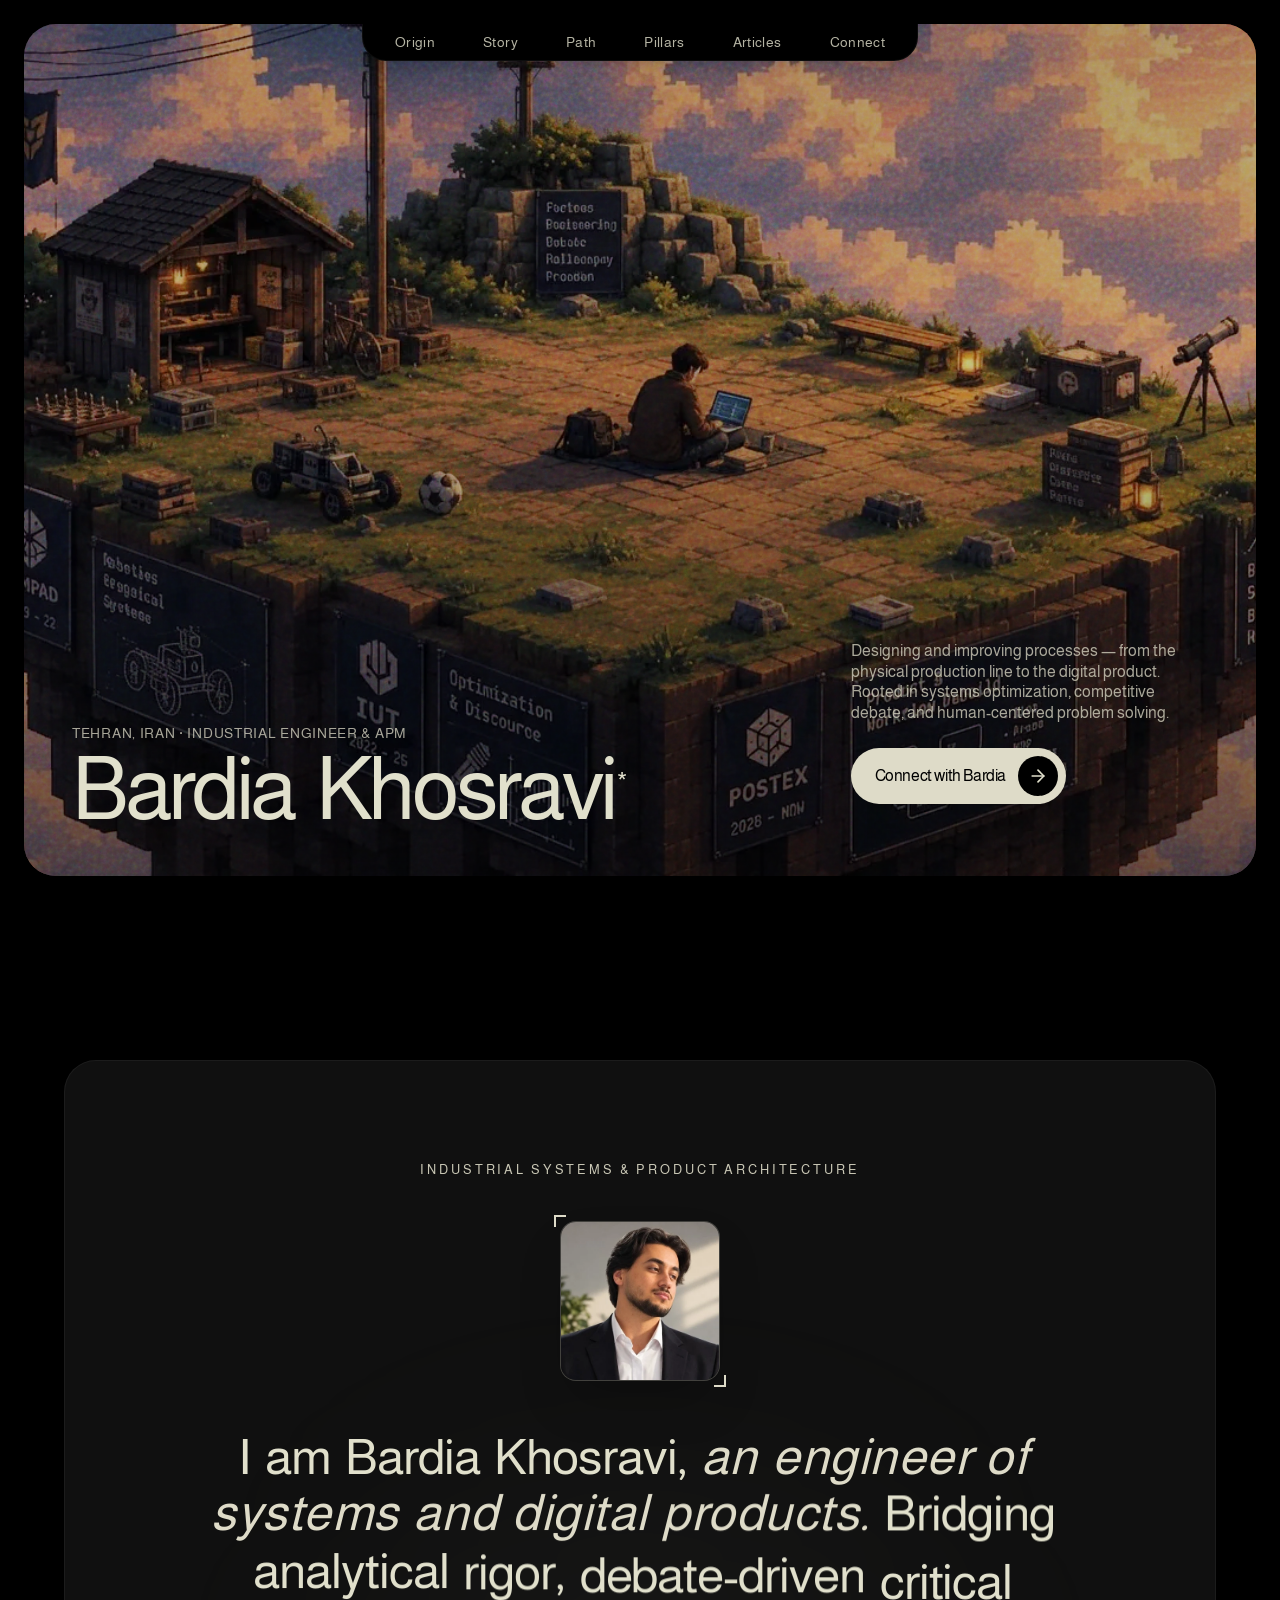
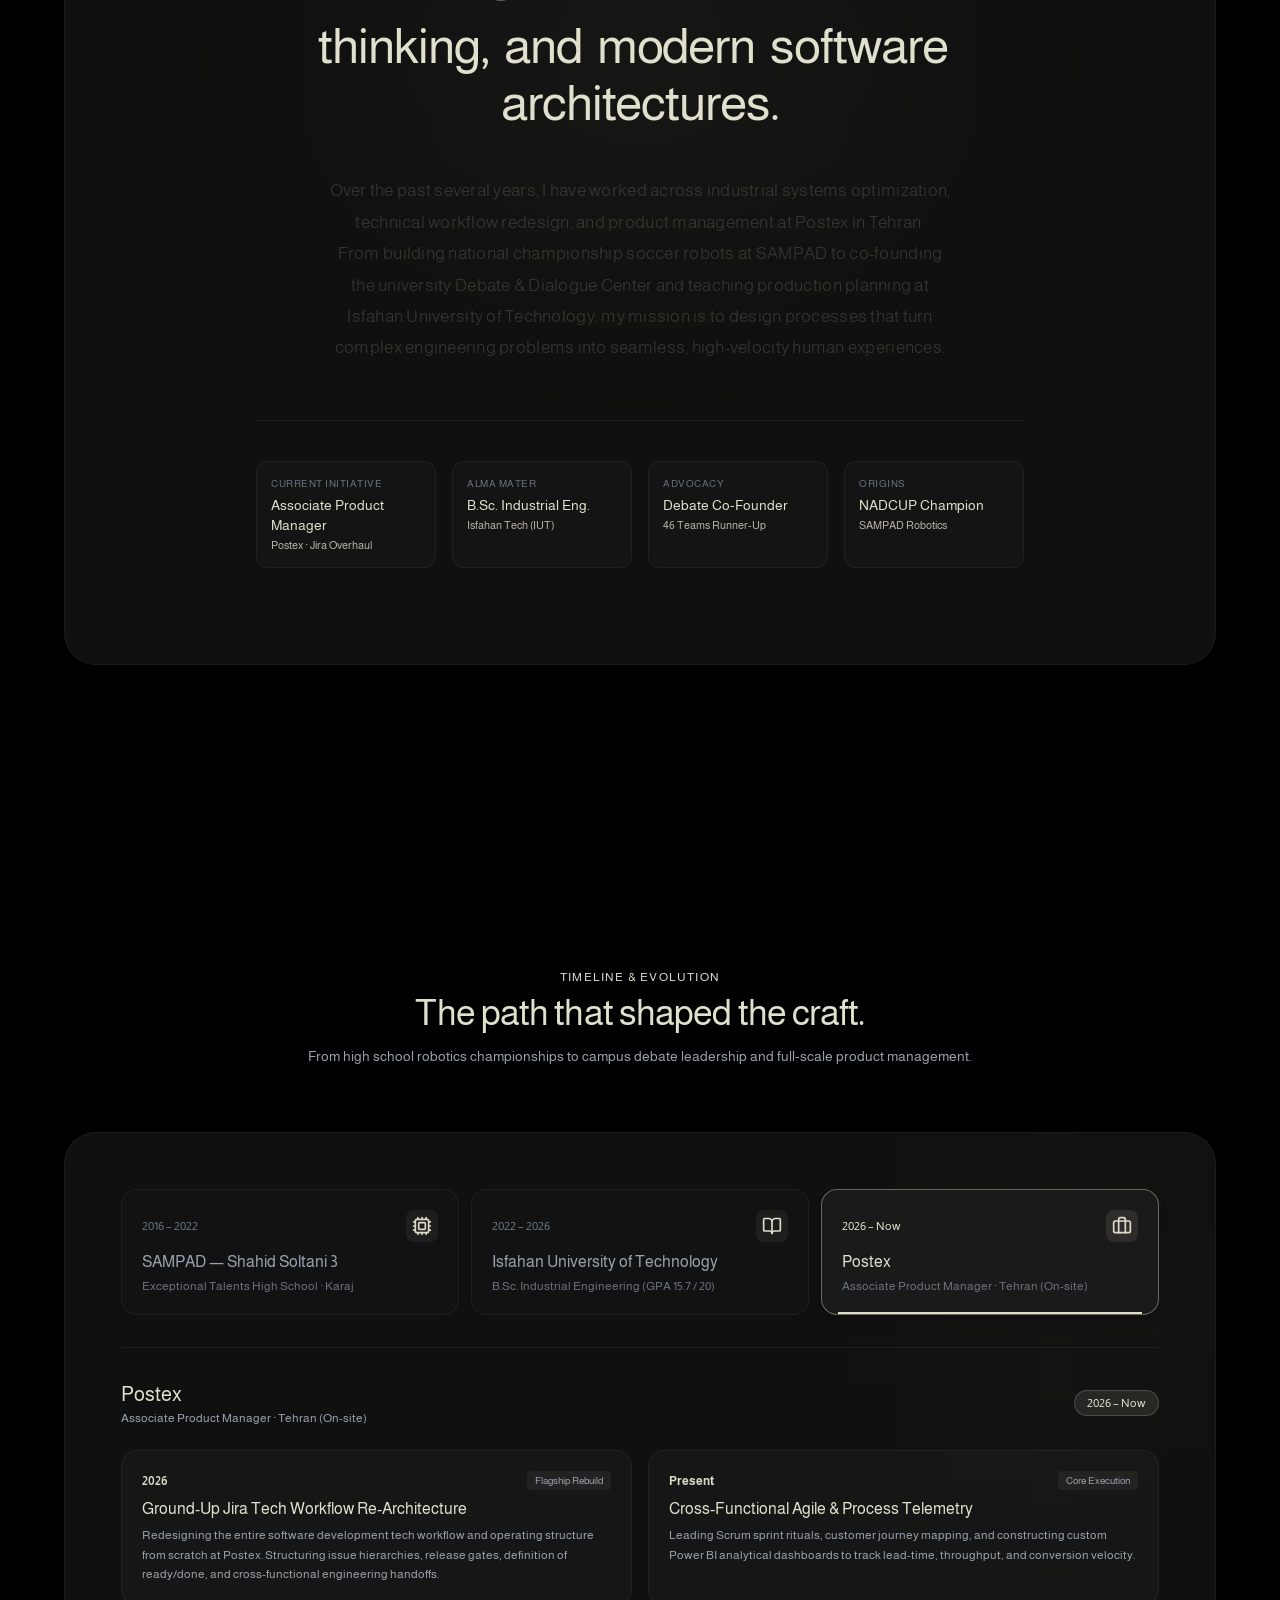
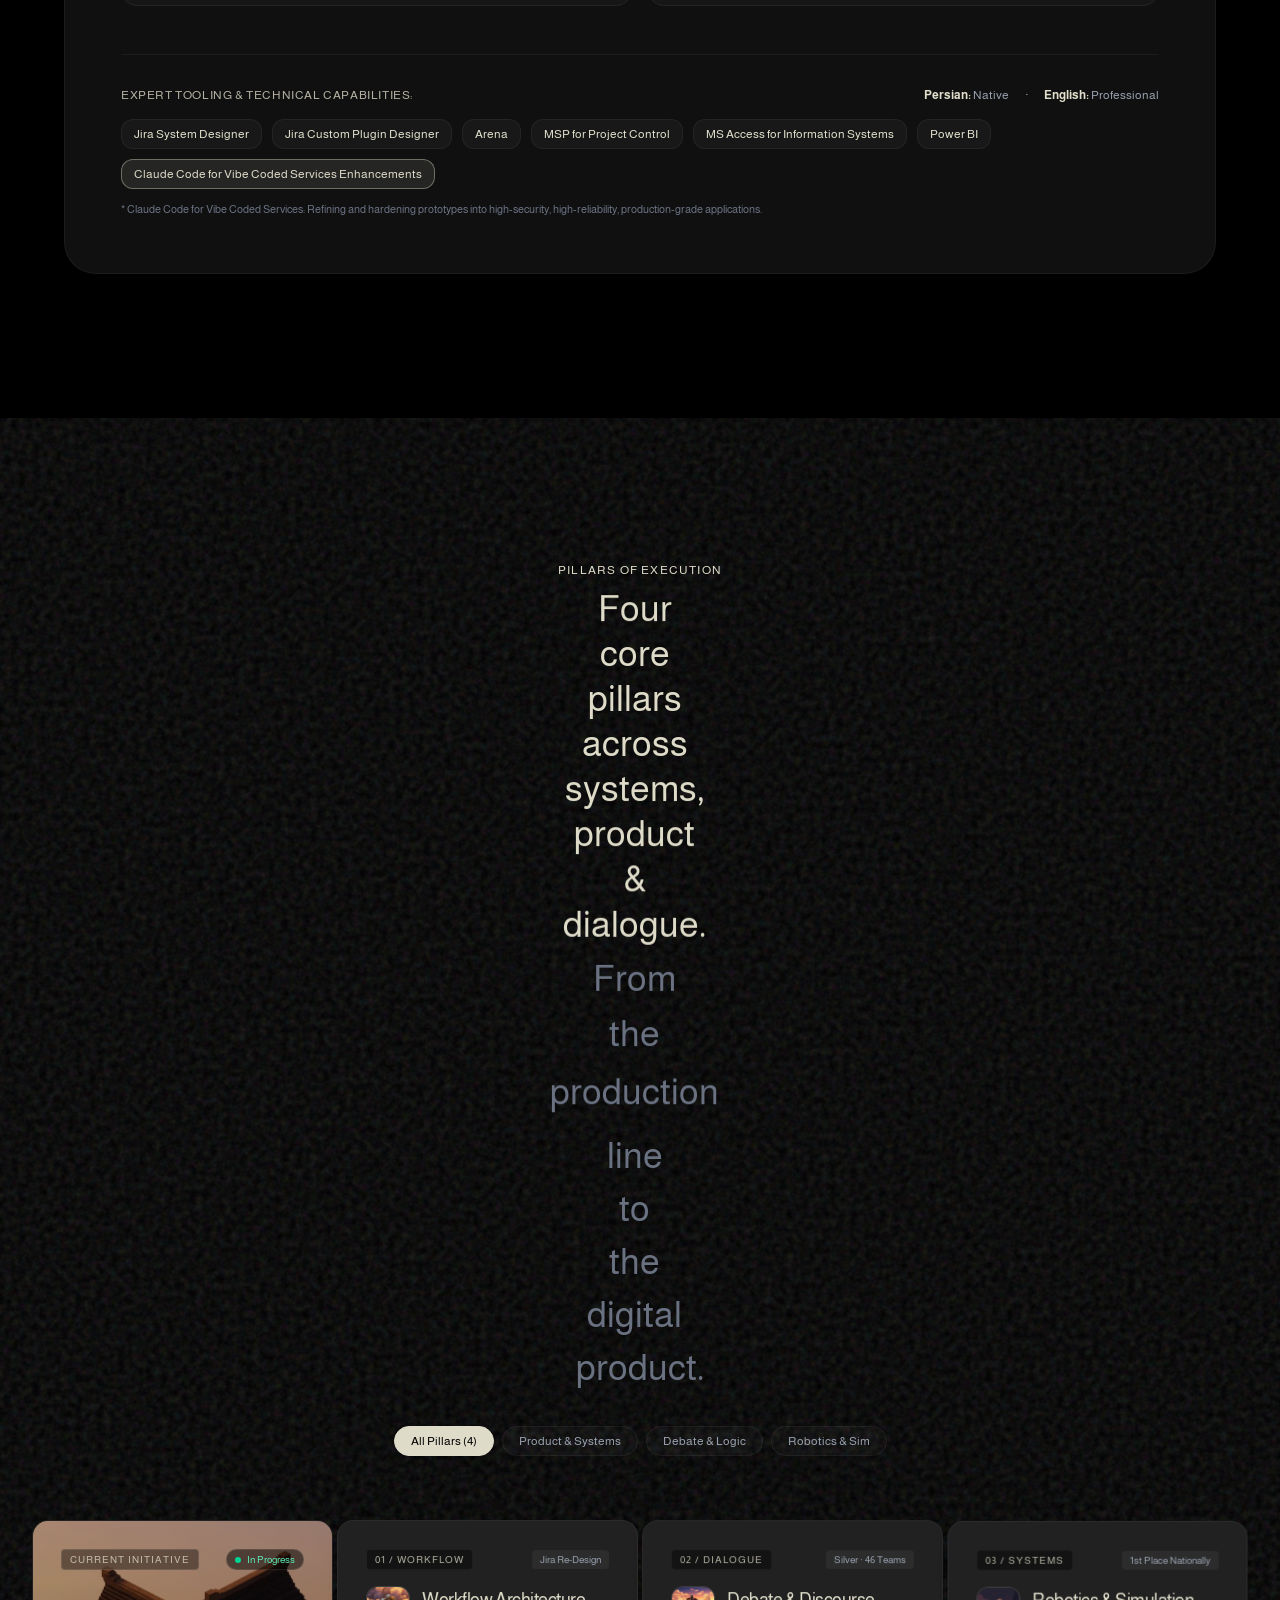
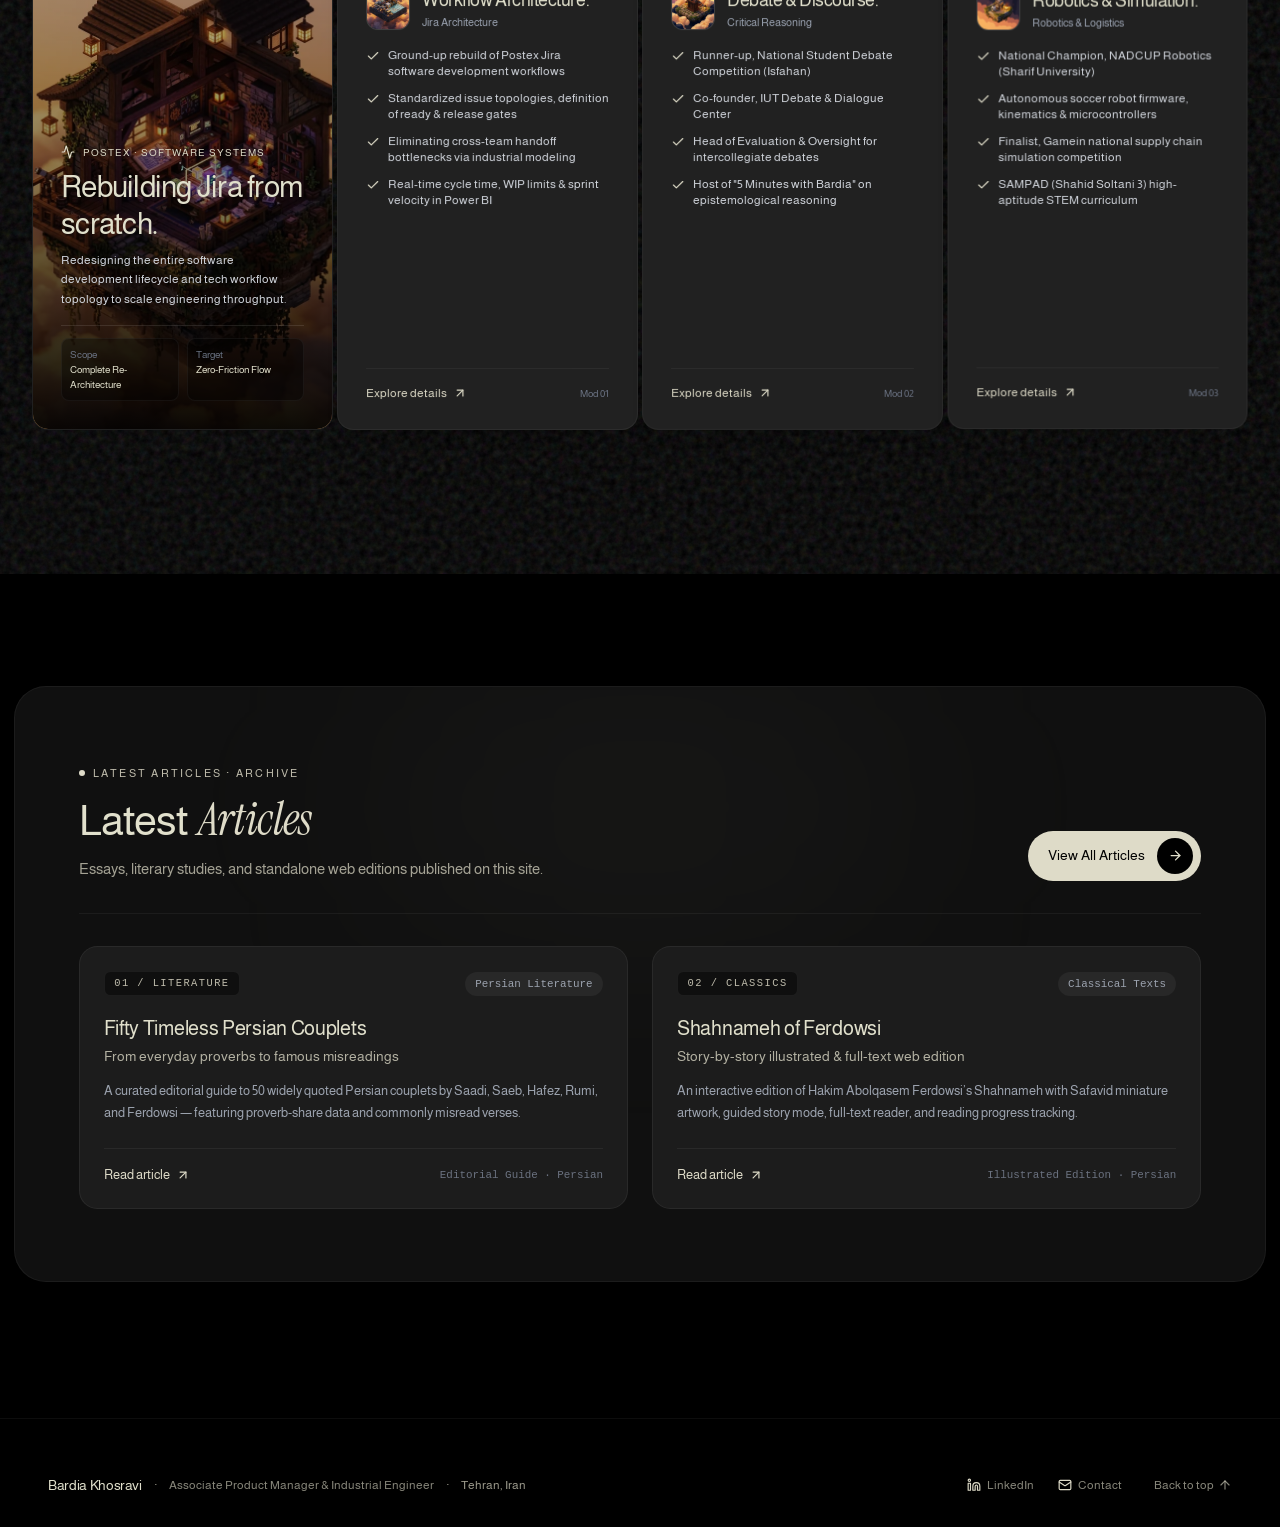
<file: index.html>
<!doctype html>
<html lang="en">
  <head>
    <meta charset="UTF-8" />
    <meta name="viewport" content="width=device-width, initial-scale=1.0, viewport-fit=cover" />
    <title>Bardia Khosravi — Associate Product Manager &amp; Industrial Engineer</title>
    <meta name="description" content="Bardia Khosravi is an Associate Product Manager and Industrial Engineer in Tehran, designing and improving processes from the production line to digital products." />
    <link rel="canonical" href="https://bardiakhosravi.ir/" />

    <!-- Open Graph -->
    <meta property="og:type" content="profile" />
    <meta property="og:site_name" content="Bardia Khosravi" />
    <meta property="og:url" content="https://bardiakhosravi.ir/" />
    <meta property="og:title" content="Bardia Khosravi — Associate Product Manager &amp; Industrial Engineer" />
    <meta property="og:description" content="Bardia Khosravi is an Associate Product Manager and Industrial Engineer in Tehran, designing and improving processes from the production line to digital products." />
    <meta property="og:image" content="https://bardiakhosravi.ir/og-image.jpg" />
    <meta property="og:image:alt" content="Bardia Khosravi — Associate Product Manager &amp; Industrial Engineer" />

    <!-- Twitter -->
    <meta name="twitter:card" content="summary_large_image" />
    <meta name="twitter:title" content="Bardia Khosravi — Associate Product Manager &amp; Industrial Engineer" />
    <meta name="twitter:description" content="Bardia Khosravi is an Associate Product Manager and Industrial Engineer in Tehran, designing and improving processes from the production line to digital products." />
    <meta name="twitter:image" content="https://bardiakhosravi.ir/og-image.jpg" />

    <!-- Favicons & Web Manifest -->
    <link rel="icon" href="/favicon.ico" sizes="any" />
    <link rel="icon" href="/favicon.svg" type="image/svg+xml" />
    <link rel="icon" type="image/png" sizes="16x16" href="/icons/favicon-16x16.png" />
    <link rel="icon" type="image/png" sizes="32x32" href="/icons/favicon-32x32.png" />
    <link rel="icon" type="image/png" sizes="48x48" href="/icons/favicon-48x48.png" />
    <link rel="apple-touch-icon" sizes="180x180" href="/icons/apple-touch-icon.png" />
    <link rel="manifest" href="/site.webmanifest" />
    <meta name="theme-color" content="#000000" />

    <!-- Preload hero poster so first paint never waits for hero-background.mp4 -->
    <link rel="preload" as="image" href="/hero-poster.webp" fetchpriority="high" />

    <!-- Self-hosted fonts (Almarai 300/400/700/800 + Instrument Serif 400 italic, font-display: swap) -->
    <link rel="stylesheet" href="/fonts/fonts-home.css?v=1" />

    <script type="module" crossorigin src="/assets/index-v7Kq2mXa.js"></script>
    <link rel="stylesheet" crossorigin href="/assets/index-v7Zr9pLd.css" />
    <style>
      img[src="/photo.webp"] { filter: none !important; }

      /* Paint hero poster immediately before video frames decode */
      #hero video {
        background: #000000 url('/hero-poster.webp') center / cover no-repeat;
      }

      /* Suppress non-functional contact form in compiled bundle while keeping direct Email & LinkedIn intact */
      .bg-\[\#121212\] form {
        display: none !important;
      }
      .bk-connect-note {
        margin-top: 0.25rem;
        padding-top: 1rem;
        border-top: 1px solid rgba(255, 255, 255, 0.06);
        font-size: 0.78rem;
        color: #9ca3af;
        line-height: 1.6;
      }

      /* Latest Articles section matching the dark ivory visual system */
      #articles {
        background-color: #000000;
        position: relative;
        padding: 5rem 1rem 7rem;
        overflow: hidden;
      }
      @media (min-width: 768px) {
        #articles {
          padding: 7rem 1.5rem 8.5rem;
        }
      }
      .bk-articles-shell {
        max-width: 80rem;
        margin: 0 auto;
        background-color: #101010;
        border: 1px solid rgba(255, 255, 255, 0.05);
        border-radius: 1.5rem;
        padding: 2rem 1.25rem;
        position: relative;
        overflow: hidden;
      }
      @media (min-width: 640px) {
        .bk-articles-shell {
          padding: 3rem 2.25rem;
        }
      }
      @media (min-width: 768px) {
        .bk-articles-shell {
          border-radius: 2rem;
          padding: 4rem 3.5rem;
        }
      }
      .bk-articles-glow {
        position: absolute;
        top: 0;
        left: 50%;
        transform: translateX(-50%);
        width: 540px;
        height: 240px;
        background: rgba(222, 219, 200, 0.04);
        filter: blur(120px);
        border-radius: 9999px;
        pointer-events: none;
      }
      .bk-articles-header {
        position: relative;
        z-index: 1;
        display: flex;
        flex-direction: column;
        gap: 1.5rem;
        align-items: flex-start;
        justify-content: space-between;
        padding-bottom: 2rem;
        border-bottom: 1px solid rgba(255, 255, 255, 0.05);
        margin-bottom: 2rem;
      }
      @media (min-width: 768px) {
        .bk-articles-header {
          flex-direction: row;
          align-items: flex-end;
        }
      }
      .bk-articles-kicker {
        display: inline-flex;
        align-items: center;
        gap: 0.5rem;
        font-family: ui-monospace, SFMono-Regular, Menlo, Monaco, Consolas, monospace;
        font-size: 0.7rem;
        letter-spacing: 0.2em;
        text-transform: uppercase;
        color: rgba(222, 219, 200, 0.85);
        margin-bottom: 0.75rem;
      }
      .bk-articles-dot {
        width: 6px;
        height: 6px;
        border-radius: 9999px;
        background-color: #dedbc8;
      }
      .bk-articles-title {
        color: #e1e0cc;
        font-size: clamp(1.65rem, 5.2vw, 2.65rem);
        line-height: 1.15;
        font-weight: 400;
        letter-spacing: -0.02em;
        margin: 0;
      }
      .bk-articles-title-serif {
        font-family: 'Instrument Serif', serif;
        font-style: italic;
        color: #dedbc8;
        font-weight: 400;
        margin-left: 0.2rem;
        font-size: 1.08em;
      }
      .bk-articles-sub {
        color: rgba(222, 219, 200, 0.72);
        font-size: 0.92rem;
        line-height: 1.65;
        margin: 0.65rem 0 0;
        max-width: 34rem;
      }
      .bk-archive-btn {
        display: inline-flex;
        align-items: center;
        gap: 0.75rem;
        background-color: #dedbc8;
        color: #000000;
        font-weight: 500;
        font-size: 0.875rem;
        padding: 0.45rem 0.5rem 0.45rem 1.3rem;
        border-radius: 9999px;
        text-decoration: none;
        transition: background-color 0.25s ease, gap 0.25s ease, transform 0.25s ease;
        white-space: nowrap;
        flex-shrink: 0;
      }
      .bk-archive-btn:hover {
        background-color: #eae7d5;
        gap: 1rem;
      }
      .bk-archive-btn-icon {
        width: 2.25rem;
        height: 2.25rem;
        border-radius: 9999px;
        background-color: #000000;
        color: #e1e0cc;
        display: inline-flex;
        align-items: center;
        justify-content: center;
        transition: transform 0.25s ease;
      }
      .bk-archive-btn:hover .bk-archive-btn-icon {
        transform: scale(1.08);
      }
      .bk-articles-grid {
        position: relative;
        z-index: 1;
        display: grid;
        grid-template-columns: 1fr;
        gap: 1rem;
      }
      @media (min-width: 768px) {
        .bk-articles-grid {
          grid-template-columns: repeat(2, minmax(0, 1fr));
          gap: 1.25rem;
        }
      }
      .bk-article-card {
        display: flex;
        flex-direction: column;
        justify-content: space-between;
        background-color: #1c1c1c;
        border: 1px solid rgba(255, 255, 255, 0.06);
        border-radius: 1.15rem;
        padding: 1.5rem;
        text-decoration: none;
        transition: border-color 0.28s ease, background-color 0.28s ease, transform 0.28s ease;
      }
      .bk-article-card:hover {
        background-color: #232323;
        border-color: rgba(222, 219, 200, 0.42);
        transform: translateY(-2px);
      }
      .bk-card-top {
        display: flex;
        align-items: center;
        justify-content: space-between;
        flex-wrap: wrap;
        gap: 0.75rem;
        margin-bottom: 1.15rem;
      }
      .bk-card-badge {
        font-family: ui-monospace, SFMono-Regular, Menlo, Monaco, Consolas, monospace;
        font-size: 0.65rem;
        letter-spacing: 0.14em;
        text-transform: uppercase;
        color: rgba(222, 219, 200, 0.85);
        background: rgba(0, 0, 0, 0.45);
        border: 1px solid rgba(255, 255, 255, 0.06);
        padding: 0.25rem 0.6rem;
        border-radius: 0.4rem;
      }
      .bk-card-cat {
        font-family: ui-monospace, SFMono-Regular, Menlo, Monaco, Consolas, monospace;
        font-size: 0.68rem;
        color: #9ca3af;
        background: rgba(255, 255, 255, 0.05);
        padding: 0.25rem 0.65rem;
        border-radius: 9999px;
      }
      .bk-card-title {
        color: #e1e0cc;
        font-size: 1.25rem;
        font-weight: 500;
        line-height: 1.35;
        letter-spacing: -0.015em;
        margin: 0 0 0.3rem;
      }
      .bk-card-subtitle {
        color: rgba(222, 219, 200, 0.78);
        font-size: 0.85rem;
        margin: 0 0 0.8rem;
      }
      .bk-card-desc {
        color: #9ca3af;
        font-size: 0.84rem;
        line-height: 1.65;
        margin: 0;
      }
      .bk-card-footer {
        margin-top: 1.5rem;
        padding-top: 1rem;
        border-top: 1px solid rgba(255, 255, 255, 0.06);
        display: flex;
        align-items: center;
        justify-content: space-between;
        flex-wrap: wrap;
        gap: 0.75rem;
      }
      .bk-card-cta {
        display: inline-flex;
        align-items: center;
        gap: 0.4rem;
        color: #dedbc8;
        font-size: 0.8rem;
        font-weight: 500;
        transition: color 0.2s ease;
      }
      .bk-article-card:hover .bk-card-cta {
        color: #ffffff;
      }
      .bk-card-meta {
        font-family: ui-monospace, SFMono-Regular, Menlo, Monaco, Consolas, monospace;
        font-size: 0.68rem;
        color: #6b7280;
      }

      /* ===== Cross-Device & Cross-Mobile-Browser Responsiveness ===== */
      html {
        -webkit-text-size-adjust: 100%;
        text-size-adjust: 100%;
        overflow-x: hidden;
        overflow-x: clip;
      }
      body {
        overflow-x: hidden;
        overflow-x: clip;
        min-height: 100vh;
        min-height: 100dvh;
        -webkit-tap-highlight-color: transparent;
      }
      button, a { touch-action: manipulation; }

      #root header {
        padding-top: env(safe-area-inset-top, 0px);
        padding-inline: max(0.5rem, env(safe-area-inset-left, 0px)) max(0.5rem, env(safe-area-inset-right, 0px));
      }
      #root header nav {
        -webkit-backdrop-filter: blur(12px);
        max-width: calc(100vw - 1rem);
        overflow-x: auto;
        -webkit-overflow-scrolling: touch;
        scrollbar-width: none;
      }
      #root header nav::-webkit-scrollbar { display: none; }

      #root .min-h-screen {
        min-height: 100vh;
        min-height: 100svh;
      }
      #root .bg-\[\#121212\] {
        max-height: 90vh;
        max-height: 90dvh;
        overflow-y: auto;
        -webkit-overflow-scrolling: touch;
      }

      @media (hover: none) {
        .bk-article-card:hover { transform: none; }
        .bk-archive-btn:hover { gap: 0.75rem; }
      }

      #articles {
        padding-inline: max(0.85rem, env(safe-area-inset-left, 0px)) max(0.85rem, env(safe-area-inset-right, 0px));
      }
      @media (max-width: 480px) {
        #articles { padding-top: 3.25rem; padding-bottom: 4.5rem; }
        .bk-articles-shell { padding: 1.5rem 1rem; border-radius: 1.15rem; }
        .bk-article-card { padding: 1.15rem; }
        .bk-archive-btn { width: 100%; justify-content: space-between; padding: 0.45rem 0.5rem 0.45rem 1.1rem; }
      }
      #root footer {
        padding-bottom: max(2rem, env(safe-area-inset-bottom, 0px));
      }
      @media (min-width: 1280px) {
        .bk-articles-shell { max-width: 84rem; padding: 4.5rem 4rem; }
        .bk-articles-grid { gap: 1.5rem; }
      }
      @media (min-width: 1600px) {
        .bk-articles-shell { max-width: 90rem; }
      }
    </style>
  </head>
  <body>
    <div id="root"></div>

    <!-- Built directly into the page (populated synchronously from /articles-data.js) -->
    <section id="articles" aria-label="Latest Articles">
      <div class="bk-articles-shell">
        <div class="bk-articles-glow" aria-hidden="true"></div>
        <div class="bk-articles-header">
          <div>
            <div class="bk-articles-kicker"><span class="bk-articles-dot"></span><span>LATEST ARTICLES · ARCHIVE</span></div>
            <h2 class="bk-articles-title">Latest <span class="bk-articles-title-serif">Articles</span></h2>
            <p class="bk-articles-sub">Essays, literary studies, and standalone web editions published on this site.</p>
          </div>
          <a class="bk-archive-btn" href="/articles/">
            <span>View All Articles</span>
            <span class="bk-archive-btn-icon" aria-hidden="true">
              <svg width="15" height="15" viewBox="0 0 24 24" fill="none" stroke="currentColor" stroke-width="2" stroke-linecap="round" stroke-linejoin="round"><path d="M5 12h14"/><path d="m12 5 7 7-7 7"/></svg>
            </span>
          </a>
        </div>
        <div class="bk-articles-grid" id="bk-articles-grid"></div>
      </div>
    </section>

    <script src="/articles-data.js?v=2"></script>
    <script src="/home-enhancements.js?v=1"></script>
  </body>
</html>
</file>
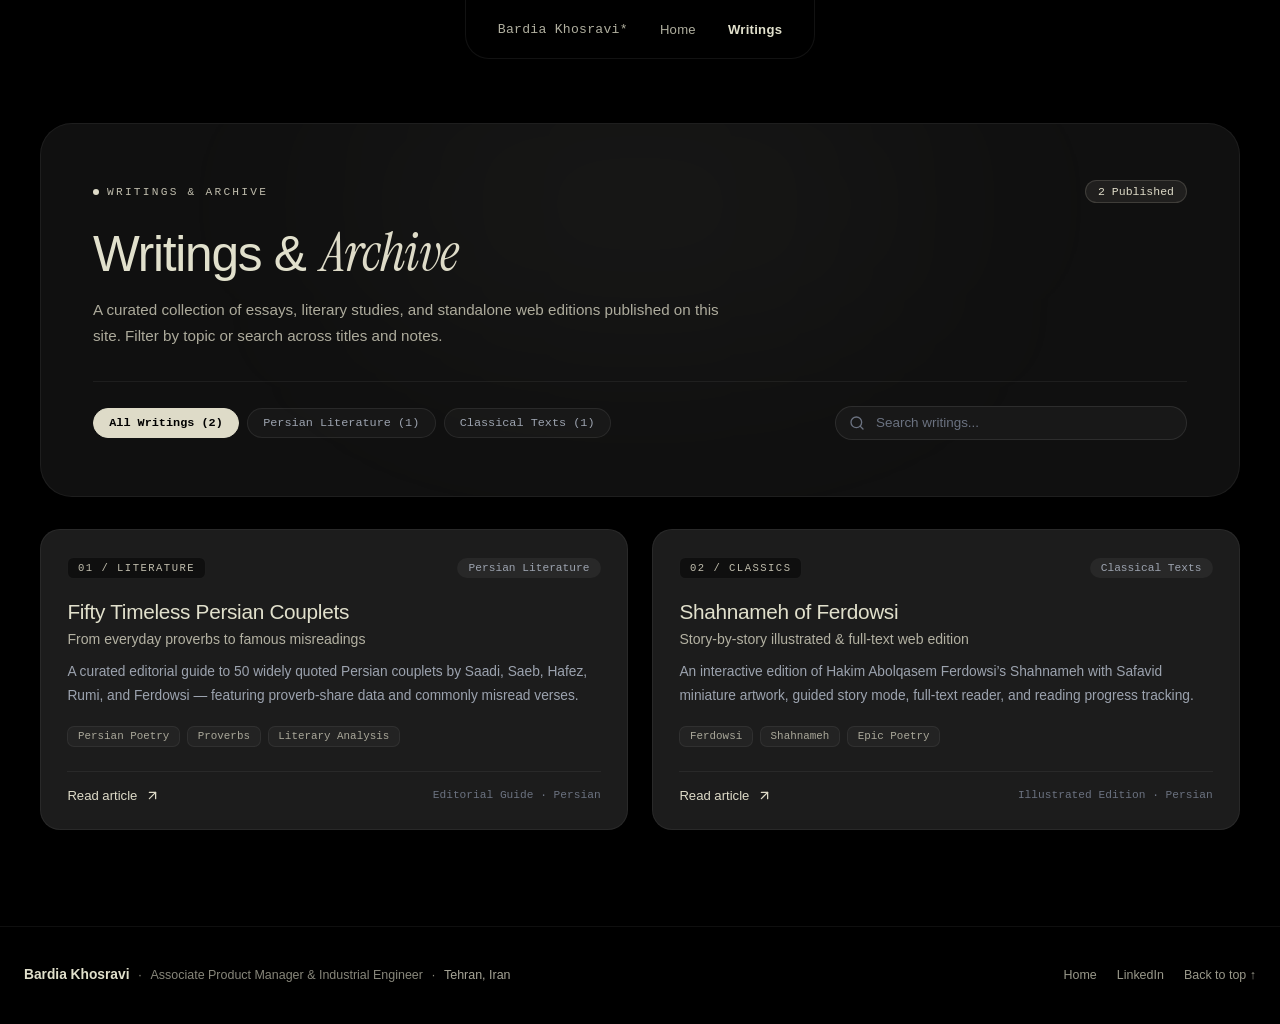
<file: articles/index.html>
<!doctype html>
<html lang="en" dir="ltr">
  <head>
    <meta charset="UTF-8" />
    <meta name="viewport" content="width=device-width, initial-scale=1.0, viewport-fit=cover" />
    <title>Articles</title>
    <meta name="description" content="Complete archive of essays, literary studies, and standalone web editions published by Bardia Khosravi." />
    <link rel="preconnect" href="https://fonts.googleapis.com" />
    <link rel="preconnect" href="https://fonts.gstatic.com" crossorigin />
    <link href="https://fonts.googleapis.com/css2?family=Instrument+Serif:ital@1&display=swap" rel="stylesheet" />
    <style>
      :root {
        --bg: #000000;
        --surface: #101010;
        --card: #1c1c1c;
        --card-hover: #242424;
        --primary: #dedbc8;
        --heading: #e1e0cc;
        --text: #d1d5db;
        --muted: #9ca3af;
        --subtle: #6b7280;
        --border: rgba(255, 255, 255, 0.06);
        --border-hover: rgba(222, 219, 200, 0.42);
      }

      * {
        box-sizing: border-box;
      }

      html {
        scroll-behavior: smooth;
        background-color: var(--bg);
      }

      body {
        margin: 0;
        min-height: 100vh;
        background-color: var(--bg);
        color: var(--heading);
        font-family: -apple-system, BlinkMacSystemFont, 'Segoe UI', Roboto, 'Helvetica Neue', Arial, sans-serif;
        display: flex;
        flex-direction: column;
        -webkit-font-smoothing: antialiased;
      }

      ::selection {
        background-color: var(--primary);
        color: #000000;
      }

      .top-nav-wrap {
        position: sticky;
        top: 0;
        z-index: 30;
        display: flex;
        justify-content: center;
        padding: 0 1rem;
        pointer-events: none;
      }

      .top-nav {
        pointer-events: auto;
        background: rgba(0, 0, 0, 0.92);
        backdrop-filter: blur(12px);
        border: 1px solid rgba(255, 255, 255, 0.07);
        border-top: none;
        border-radius: 0 0 1.5rem 1.5rem;
        padding: 0.65rem 1.4rem;
        display: inline-flex;
        align-items: center;
        gap: 1.25rem;
        box-shadow: 0 10px 30px rgba(0, 0, 0, 0.55);
      }

      @media (min-width: 640px) {
        .top-nav {
          padding: 0.7rem 2rem;
          gap: 2rem;
        }
      }

      .top-nav a {
        color: rgba(225, 224, 204, 0.78);
        text-decoration: none;
        font-size: 0.82rem;
        font-weight: 400;
        letter-spacing: 0.02em;
        transition: color 0.2s ease;
        white-space: nowrap;
      }

      .top-nav a:hover,
      .top-nav a.active {
        color: #e1e0cc;
      }

      .top-nav a.active {
        font-weight: 600;
      }

      .nav-brand {
        font-family: ui-monospace, SFMono-Regular, Menlo, Monaco, Consolas, monospace;
        letter-spacing: 0.05em;
      }

      main {
        flex: 1;
        width: 100%;
        max-width: 80rem;
        margin: 0 auto;
        padding: 2.25rem 1rem 5rem;
      }

      @media (min-width: 768px) {
        main {
          padding: 3.5rem 1.5rem 6rem;
        }
      }

      .archive-hero {
        position: relative;
        background-color: var(--surface);
        border: 1px solid var(--border);
        border-radius: 1.5rem;
        padding: 2.25rem 1.5rem;
        overflow: hidden;
        margin-bottom: 2rem;
      }

      @media (min-width: 768px) {
        .archive-hero {
          border-radius: 2rem;
          padding: 3.5rem 3.25rem;
        }
      }

      .hero-glow {
        position: absolute;
        top: -40px;
        left: 50%;
        transform: translateX(-50%);
        width: 560px;
        height: 240px;
        background: rgba(222, 219, 200, 0.045);
        filter: blur(120px);
        border-radius: 9999px;
        pointer-events: none;
      }

      .hero-top {
        position: relative;
        z-index: 1;
        display: flex;
        flex-wrap: wrap;
        align-items: center;
        justify-content: space-between;
        gap: 1rem;
        margin-bottom: 1.25rem;
      }

      .kicker {
        display: inline-flex;
        align-items: center;
        gap: 0.5rem;
        font-family: ui-monospace, SFMono-Regular, Menlo, Monaco, Consolas, monospace;
        font-size: 0.7rem;
        letter-spacing: 0.2em;
        text-transform: uppercase;
        color: rgba(222, 219, 200, 0.85);
      }

      .kicker-dot {
        width: 6px;
        height: 6px;
        border-radius: 9999px;
        background-color: var(--primary);
      }

      .count-pill {
        font-family: ui-monospace, SFMono-Regular, Menlo, Monaco, Consolas, monospace;
        font-size: 0.72rem;
        color: var(--primary);
        background: rgba(222, 219, 200, 0.08);
        border: 1px solid rgba(222, 219, 200, 0.16);
        padding: 0.25rem 0.75rem;
        border-radius: 9999px;
      }

      .hero-title {
        position: relative;
        z-index: 1;
        margin: 0 0 0.75rem;
        font-size: 2.15rem;
        font-weight: 400;
        letter-spacing: -0.025em;
        line-height: 1.15;
        color: var(--heading);
      }

      @media (min-width: 768px) {
        .hero-title {
          font-size: 3.1rem;
        }
      }

      .hero-title-serif {
        font-family: 'Instrument Serif', serif;
        font-style: italic;
        font-weight: 400;
        color: var(--primary);
        margin-left: 0.2rem;
        font-size: 1.08em;
      }

      .hero-desc {
        position: relative;
        z-index: 1;
        margin: 0;
        max-width: 40rem;
        color: rgba(222, 219, 200, 0.76);
        font-size: 0.95rem;
        line-height: 1.7;
      }

      .controls-bar {
        position: relative;
        z-index: 1;
        margin-top: 2rem;
        padding-top: 1.5rem;
        border-top: 1px solid var(--border);
        display: flex;
        flex-direction: column;
        gap: 1rem;
      }

      @media (min-width: 768px) {
        .controls-bar {
          flex-direction: row;
          align-items: center;
          justify-content: space-between;
        }
      }

      .filter-pills {
        display: flex;
        flex-wrap: wrap;
        gap: 0.5rem;
      }

      .filter-btn {
        font-family: ui-monospace, SFMono-Regular, Menlo, Monaco, Consolas, monospace;
        font-size: 0.74rem;
        padding: 0.42rem 0.95rem;
        border-radius: 9999px;
        border: 1px solid rgba(255, 255, 255, 0.08);
        background: rgba(255, 255, 255, 0.03);
        color: var(--muted);
        cursor: pointer;
        transition: all 0.2s ease;
      }

      .filter-btn:hover {
        border-color: rgba(255, 255, 255, 0.22);
        color: #ffffff;
      }

      .filter-btn.active {
        background: var(--primary);
        color: #000000;
        border-color: var(--primary);
        font-weight: 600;
      }

      .search-wrap {
        position: relative;
        width: 100%;
        max-width: 22rem;
      }

      .search-input {
        width: 100%;
        background: #181818;
        border: 1px solid rgba(255, 255, 255, 0.09);
        border-radius: 9999px;
        padding: 0.55rem 1rem 0.55rem 2.5rem;
        color: var(--heading);
        font-family: inherit;
        font-size: 0.84rem;
        outline: none;
        transition: border-color 0.2s ease;
      }

      .search-input::placeholder {
        color: var(--subtle);
      }

      .search-input:focus {
        border-color: var(--primary);
      }

      .search-icon {
        position: absolute;
        left: 0.9rem;
        top: 50%;
        transform: translateY(-50%);
        color: var(--subtle);
        pointer-events: none;
      }

      .articles-grid {
        display: grid;
        grid-template-columns: 1fr;
        gap: 1.15rem;
      }

      @media (min-width: 768px) {
        .articles-grid {
          grid-template-columns: repeat(2, minmax(0, 1fr));
          gap: 1.35rem;
        }
      }

      .article-card {
        display: flex;
        flex-direction: column;
        justify-content: space-between;
        background-color: var(--card);
        border: 1px solid var(--border);
        border-radius: 1.25rem;
        padding: 1.65rem;
        text-decoration: none;
        transition: border-color 0.28s ease, background-color 0.28s ease, transform 0.28s ease;
      }

      .article-card:hover {
        background-color: var(--card-hover);
        border-color: var(--border-hover);
        transform: translateY(-2px);
      }

      .card-head {
        display: flex;
        align-items: center;
        justify-content: space-between;
        gap: 0.75rem;
        margin-bottom: 1.2rem;
      }

      .card-badge {
        font-family: ui-monospace, SFMono-Regular, Menlo, Monaco, Consolas, monospace;
        font-size: 0.66rem;
        letter-spacing: 0.14em;
        text-transform: uppercase;
        color: rgba(222, 219, 200, 0.85);
        background: rgba(0, 0, 0, 0.45);
        border: 1px solid rgba(255, 255, 255, 0.06);
        padding: 0.25rem 0.6rem;
        border-radius: 0.4rem;
      }

      .card-cat {
        font-family: ui-monospace, SFMono-Regular, Menlo, Monaco, Consolas, monospace;
        font-size: 0.7rem;
        color: var(--muted);
        background: rgba(255, 255, 255, 0.05);
        padding: 0.25rem 0.7rem;
        border-radius: 9999px;
      }

      .card-title {
        margin: 0 0 0.3rem;
        font-size: 1.3rem;
        font-weight: 500;
        letter-spacing: -0.015em;
        color: var(--heading);
        line-height: 1.35;
      }

      .card-subtitle {
        margin: 0 0 0.85rem;
        font-size: 0.88rem;
        color: rgba(222, 219, 200, 0.78);
      }

      .card-desc {
        margin: 0;
        font-size: 0.86rem;
        line-height: 1.7;
        color: var(--muted);
      }

      .card-tags {
        display: flex;
        flex-wrap: wrap;
        gap: 0.45rem;
        margin-top: 1.2rem;
      }

      .tag-chip {
        font-family: ui-monospace, SFMono-Regular, Menlo, Monaco, Consolas, monospace;
        font-size: 0.68rem;
        color: rgba(222, 219, 200, 0.72);
        background: rgba(255, 255, 255, 0.03);
        border: 1px solid rgba(255, 255, 255, 0.06);
        padding: 0.2rem 0.6rem;
        border-radius: 0.45rem;
      }

      .card-foot {
        margin-top: 1.5rem;
        padding-top: 1rem;
        border-top: 1px solid var(--border);
        display: flex;
        align-items: center;
        justify-content: space-between;
        gap: 0.75rem;
      }

      .card-cta {
        display: inline-flex;
        align-items: center;
        gap: 0.45rem;
        font-size: 0.82rem;
        font-weight: 500;
        color: var(--primary);
        transition: color 0.2s ease;
      }

      .article-card:hover .card-cta {
        color: #ffffff;
      }

      .card-format {
        font-family: ui-monospace, SFMono-Regular, Menlo, Monaco, Consolas, monospace;
        font-size: 0.7rem;
        color: var(--subtle);
      }

      .empty-state {
        grid-column: 1 / -1;
        text-align: center;
        padding: 3.5rem 1.5rem;
        background: var(--surface);
        border: 1px solid var(--border);
        border-radius: 1.25rem;
        color: var(--muted);
        font-size: 0.92rem;
      }

      .reset-btn {
        margin-top: 1rem;
        background: var(--primary);
        color: #000000;
        border: none;
        border-radius: 9999px;
        padding: 0.45rem 1.2rem;
        font-family: inherit;
        font-size: 0.82rem;
        font-weight: 600;
        cursor: pointer;
      }

      footer {
        background-color: var(--bg);
        border-top: 1px solid rgba(255, 255, 255, 0.06);
        padding: 2.5rem 1.5rem;
        color: rgba(225, 224, 204, 0.6);
        font-size: 0.78rem;
      }

      .footer-inner {
        max-width: 80rem;
        margin: 0 auto;
        display: flex;
        flex-direction: column;
        align-items: center;
        justify-content: space-between;
        gap: 1.25rem;
      }

      @media (min-width: 768px) {
        .footer-inner {
          flex-direction: row;
        }
      }

      .footer-id {
        display: flex;
        flex-wrap: wrap;
        align-items: center;
        justify-content: center;
        gap: 0.55rem;
      }

      .footer-name {
        color: var(--heading);
        font-weight: 600;
        font-size: 0.86rem;
      }

      .footer-loc {
        color: rgba(222, 219, 200, 0.75);
      }

      .footer-links {
        display: flex;
        align-items: center;
        gap: 1.25rem;
      }

      .footer-links a,
      .footer-links button {
        background: none;
        border: none;
        padding: 0;
        color: rgba(225, 224, 204, 0.68);
        text-decoration: none;
        font-family: inherit;
        font-size: 0.78rem;
        cursor: pointer;
        transition: color 0.2s ease;
      }

      .footer-links a:hover,
      .footer-links button:hover {
        color: var(--heading);
      }
    
      /* ===== Cross-Device & Cross-Mobile-Browser Responsiveness ===== */
      html {
        -webkit-text-size-adjust: 100%;
        text-size-adjust: 100%;
        overflow-x: hidden;
        overflow-x: clip;
      }
      body {
        min-height: 100vh;
        min-height: 100dvh;
        overflow-x: hidden;
        overflow-x: clip;
        -webkit-tap-highlight-color: transparent;
      }
      button, a { touch-action: manipulation; }

      .top-nav-wrap {
        padding-top: env(safe-area-inset-top, 0px);
        padding-inline: max(0.65rem, env(safe-area-inset-left, 0px)) max(0.65rem, env(safe-area-inset-right, 0px));
      }
      .top-nav {
        -webkit-backdrop-filter: blur(12px);
        max-width: 100%;
        overflow-x: auto;
        -webkit-overflow-scrolling: touch;
        scrollbar-width: none;
      }
      .top-nav::-webkit-scrollbar { display: none; }
      .top-nav a { min-height: 36px; display: inline-flex; align-items: center; }

      main {
        padding-inline: max(0.85rem, env(safe-area-inset-left, 0px)) max(0.85rem, env(safe-area-inset-right, 0px));
        padding-bottom: max(4rem, env(safe-area-inset-bottom, 0px));
      }
      .hero-title { font-size: clamp(1.75rem, 6vw, 3.1rem); }
      .search-wrap { max-width: 100%; }
      @media (min-width: 768px) { .search-wrap { max-width: 22rem; } }

      /* Prevent iOS Safari auto-zoom on input focus (<16px) & improve small-screen scrolling */
      @media (max-width: 767px) {
        .search-input { font-size: 16px; min-height: 44px; }
        .filter-btn { min-height: 40px; }
      }
      @media (max-width: 520px) {
        .archive-hero { padding: 1.5rem 1rem; border-radius: 1.15rem; }
        .filter-pills {
          flex-wrap: nowrap;
          overflow-x: auto;
          -webkit-overflow-scrolling: touch;
          scrollbar-width: none;
          padding-bottom: 0.2rem;
        }
        .filter-pills::-webkit-scrollbar { display: none; }
        .filter-btn { flex: 0 0 auto; }
        .article-card { padding: 1.15rem; }
      }
      @media (hover: none) {
        .article-card:hover { transform: none; }
      }

    
      @media (min-width: 1200px) {
        main { max-width: 84rem; padding: 4rem 2.5rem 6rem; }
        .articles-grid {
          grid-template-columns: repeat(auto-fit, minmax(340px, 1fr));
          gap: 1.5rem;
        }
      }
      @media (min-width: 1600px) {
        main { max-width: 90rem; }
      }

    </style>
    <link rel="canonical" href="https://bardiakhosravi.ir/articles/">
</head>
  <body id="top">
    <div class="top-nav-wrap">
      <nav class="top-nav" aria-label="Main Navigation">
        <a href="/" class="nav-brand">Bardia Khosravi*</a>
        <a href="/">Home</a>
        <a href="/articles/" class="active" aria-current="page">Writings</a>
      </nav>
    </div>

    <main>
      <section class="archive-hero">
        <div class="hero-glow" aria-hidden="true"></div>
        <div class="hero-top">
          <span class="kicker"><span class="kicker-dot"></span><span>WRITINGS &amp; ARCHIVE</span></span>
          <span class="count-pill" id="articleCount">2 Published</span>
        </div>
        <h1 class="hero-title">
          Writings &amp;
          <span class="hero-title-serif">Archive</span>
        </h1>
        <p class="hero-desc">
          A curated collection of essays, literary studies, and standalone web editions published on this site. Filter by topic or search across titles and notes.
        </p>

        <div class="controls-bar">
          <div class="filter-pills" id="filterPills" role="group" aria-label="Filter by category"></div>
          <div class="search-wrap">
            <svg class="search-icon" width="16" height="16" viewBox="0 0 24 24" fill="none" stroke="currentColor" stroke-width="2" stroke-linecap="round" stroke-linejoin="round" aria-hidden="true">
              <circle cx="11" cy="11" r="8"></circle>
              <path d="m21 21-4.3-4.3"></path>
            </svg>
            <input
              type="search"
              id="searchInput"
              class="search-input"
              placeholder="Search writings..."
              aria-label="Search writings"
            />
          </div>
        </div>
      </section>

      <section class="articles-grid" id="articlesGrid" aria-live="polite"></section>
    </main>

    <footer>
      <div class="footer-inner">
        <div class="footer-id">
          <span class="footer-name">Bardia Khosravi</span>
          <span aria-hidden="true">·</span>
          <span>Associate Product Manager &amp; Industrial Engineer</span>
          <span aria-hidden="true">·</span>
          <span class="footer-loc">Tehran, Iran</span>
        </div>
        <div class="footer-links">
          <a href="/">Home</a>
          <a href="https://www.linkedin.com/in/bardiakhosravi" target="_blank" rel="noopener noreferrer">LinkedIn</a>
          <button type="button" id="backToTop">Back to top ↑</button>
        </div>
      </div>
    </footer>

    <script src="/articles-data.js?v=2"></script>
    <script>
      (function () {
        var fallbackArticles = [
          {
            id: 'famous-persian-couplets',
            number: '01',
            badge: '01 / LITERATURE',
            category: 'Persian Literature',
            categoryKey: 'literature',
            format: 'Analytical Guide · Persian',
            title: 'Fifty Timeless Persian Couplets',
            subtitle: 'From everyday proverbs to famous misreadings',
            description: 'A structured exploration of 50 widely quoted Persian couplets by Saadi, Saeb, Hafez, Rumi, and Ferdowsi — complete with proverb frequency charts and commonly misread verses.',
            url: '/famous-persian-couplets.html',
            tags: ['Persian Poetry', 'Proverbs', 'Literary Analysis']
          },
          {
            id: 'shahnameh',
            number: '02',
            badge: '02 / CLASSICS',
            category: 'Classical Texts',
            categoryKey: 'classics',
            format: 'Complete Edition · Persian',
            title: 'Shahnameh of Ferdowsi',
            subtitle: 'Complete, structured & annotated web edition',
            description: 'The complete epic text of Hakim Abolqasem Ferdowsi’s Shahnameh, organized with clean typography and readable structure for effortless browsing on the web.',
            url: '/shahnameh.html',
            tags: ['Ferdowsi', 'Shahnameh', 'Epic Poetry']
          }
        ];

        var articles = Array.isArray(window.SITE_ARTICLES) && window.SITE_ARTICLES.length
          ? window.SITE_ARTICLES
          : fallbackArticles;

        var activeCategory = 'all';
        var searchQuery = '';

        var gridEl = document.getElementById('articlesGrid');
        var pillsEl = document.getElementById('filterPills');
        var countEl = document.getElementById('articleCount');
        var searchEl = document.getElementById('searchInput');
        var backToTopEl = document.getElementById('backToTop');

        function escapeHtml(str) {
          return String(str || '')
            .replace(/&/g, '&amp;')
            .replace(/</g, '&lt;')
            .replace(/>/g, '&gt;')
            .replace(/"/g, '&quot;');
        }

        function getCategories() {
          var seen = {};
          var list = [{ key: 'all', label: 'All Writings' }];
          articles.forEach(function (a) {
            var key = a.categoryKey || a.category;
            if (key && !seen[key]) {
              seen[key] = true;
              list.push({ key: key, label: a.category });
            }
          });
          return list;
        }

        function renderPills() {
          var cats = getCategories();
          pillsEl.innerHTML = cats.map(function (c) {
            var isActive = activeCategory === c.key;
            var count = c.key === 'all'
              ? articles.length
              : articles.filter(function (a) { return (a.categoryKey || a.category) === c.key; }).length;
            return (
              '<button type="button" class="filter-btn' + (isActive ? ' active' : '') + '" data-cat="' + escapeHtml(c.key) + '">' +
                escapeHtml(c.label) + ' (' + count + ')' +
              '</button>'
            );
          }).join('');
        }

        function renderArticles() {
          var q = searchQuery.trim().toLowerCase();
          var filtered = articles.filter(function (item) {
            var catMatch = activeCategory === 'all' || (item.categoryKey || item.category) === activeCategory;
            if (!catMatch) return false;
            if (!q) return true;
            var haystack = [item.title, item.subtitle, item.description, item.category]
              .concat(item.tags || [])
              .join(' ')
              .toLowerCase();
            return haystack.indexOf(q) !== -1;
          });

          countEl.textContent = filtered.length + (filtered.length === articles.length ? ' Published' : ' Matching');

          if (!filtered.length) {
            gridEl.innerHTML =
              '<div class="empty-state">' +
                '<div>No matching writings found.</div>' +
                '<button type="button" class="reset-btn" id="resetFilters">Show All Writings</button>' +
              '</div>';
            var resetBtn = document.getElementById('resetFilters');
            if (resetBtn) {
              resetBtn.addEventListener('click', function () {
                activeCategory = 'all';
                searchQuery = '';
                searchEl.value = '';
                renderPills();
                renderArticles();
              });
            }
            return;
          }

          gridEl.innerHTML = filtered.map(function (item) {
            var tagsHtml = (item.tags || []).map(function (t) {
              return '<span class="tag-chip">' + escapeHtml(t) + '</span>';
            }).join('');

            return (
              '<a class="article-card" href="' + escapeHtml(item.url) + '">' +
                '<div>' +
                  '<div class="card-head">' +
                    '<span class="card-badge">' + escapeHtml(item.badge) + '</span>' +
                    '<span class="card-cat">' + escapeHtml(item.category) + '</span>' +
                  '</div>' +
                  '<h2 class="card-title">' + escapeHtml(item.title) + '</h2>' +
                  (item.subtitle ? '<p class="card-subtitle">' + escapeHtml(item.subtitle) + '</p>' : '') +
                  '<p class="card-desc">' + escapeHtml(item.description) + '</p>' +
                  (tagsHtml ? '<div class="card-tags">' + tagsHtml + '</div>' : '') +
                '</div>' +
                '<div class="card-foot">' +
                  '<span class="card-cta">' +
                    '<span>Read article</span>' +
                    '<svg width="15" height="15" viewBox="0 0 24 24" fill="none" stroke="currentColor" stroke-width="2" stroke-linecap="round" stroke-linejoin="round" aria-hidden="true"><path d="M7 17 17 7"/><path d="M7 7h10v10"/></svg>' +
                  '</span>' +
                  '<span class="card-format">' + escapeHtml(item.format || 'HTML') + '</span>' +
                '</div>' +
              '</a>'
            );
          }).join('');
        }

        pillsEl.addEventListener('click', function (e) {
          var btn = e.target.closest('[data-cat]');
          if (!btn) return;
          activeCategory = btn.getAttribute('data-cat');
          renderPills();
          renderArticles();
        });

        searchEl.addEventListener('input', function (e) {
          searchQuery = e.target.value || '';
          renderArticles();
        });

        if (backToTopEl) {
          backToTopEl.addEventListener('click', function () {
            window.scrollTo({ top: 0, behavior: 'smooth' });
          });
        }

        renderPills();
        renderArticles();
      })();
    </script>
  </body>
</html>
</file>
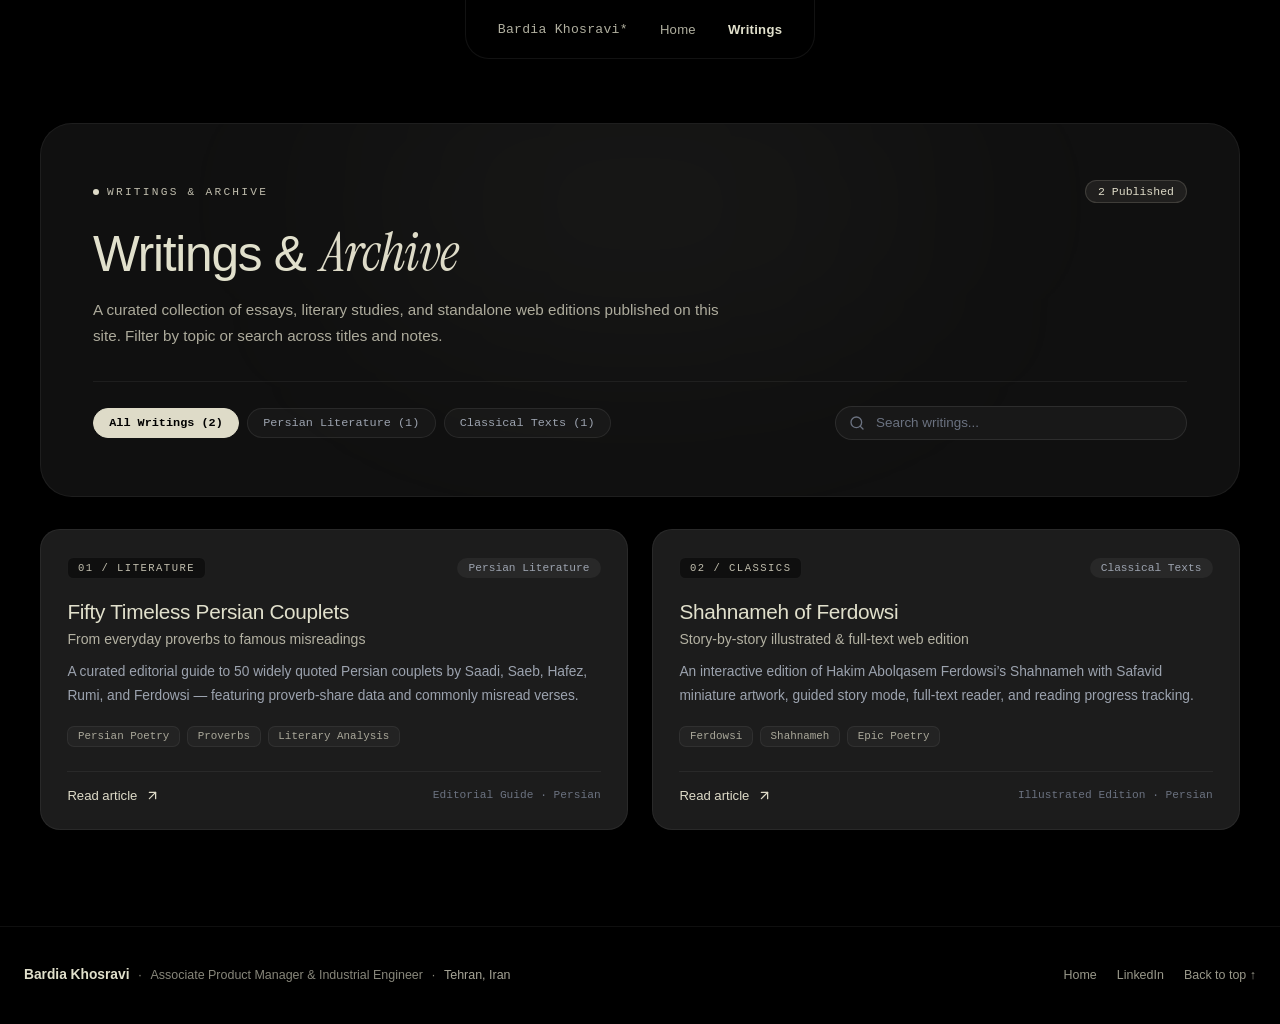
<file: articles.html>
<!DOCTYPE html>
<html lang="en">
<head>
<meta charset="UTF-8">
<title>Articles</title>
<link rel="canonical" href="https://bardiakhosravi.ir/articles/">
<meta http-equiv="refresh" content="0; url=/articles/">
<script>window.location.replace("/articles/" );</script>
</head>
<body>
<p>Redirecting to <a href="/articles/">/articles/</a>…</p>
</body>
</html>
</file>
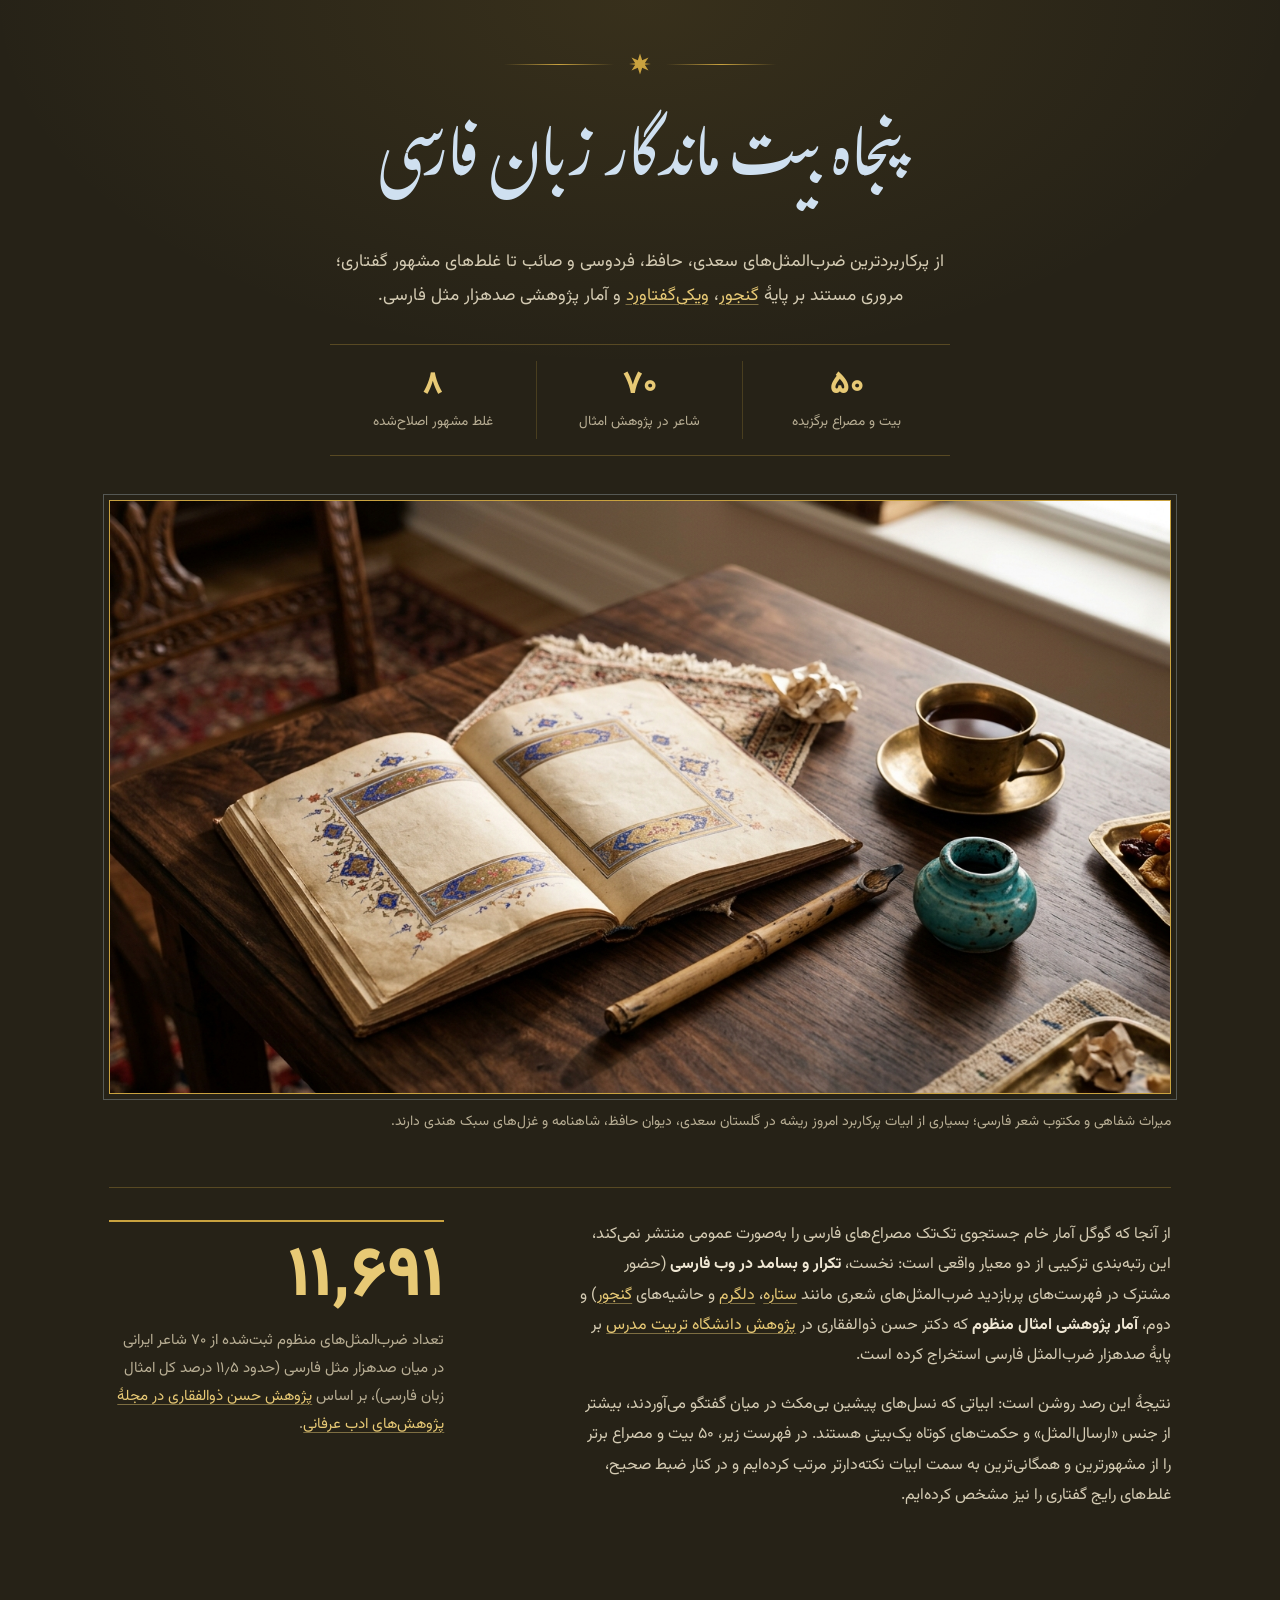
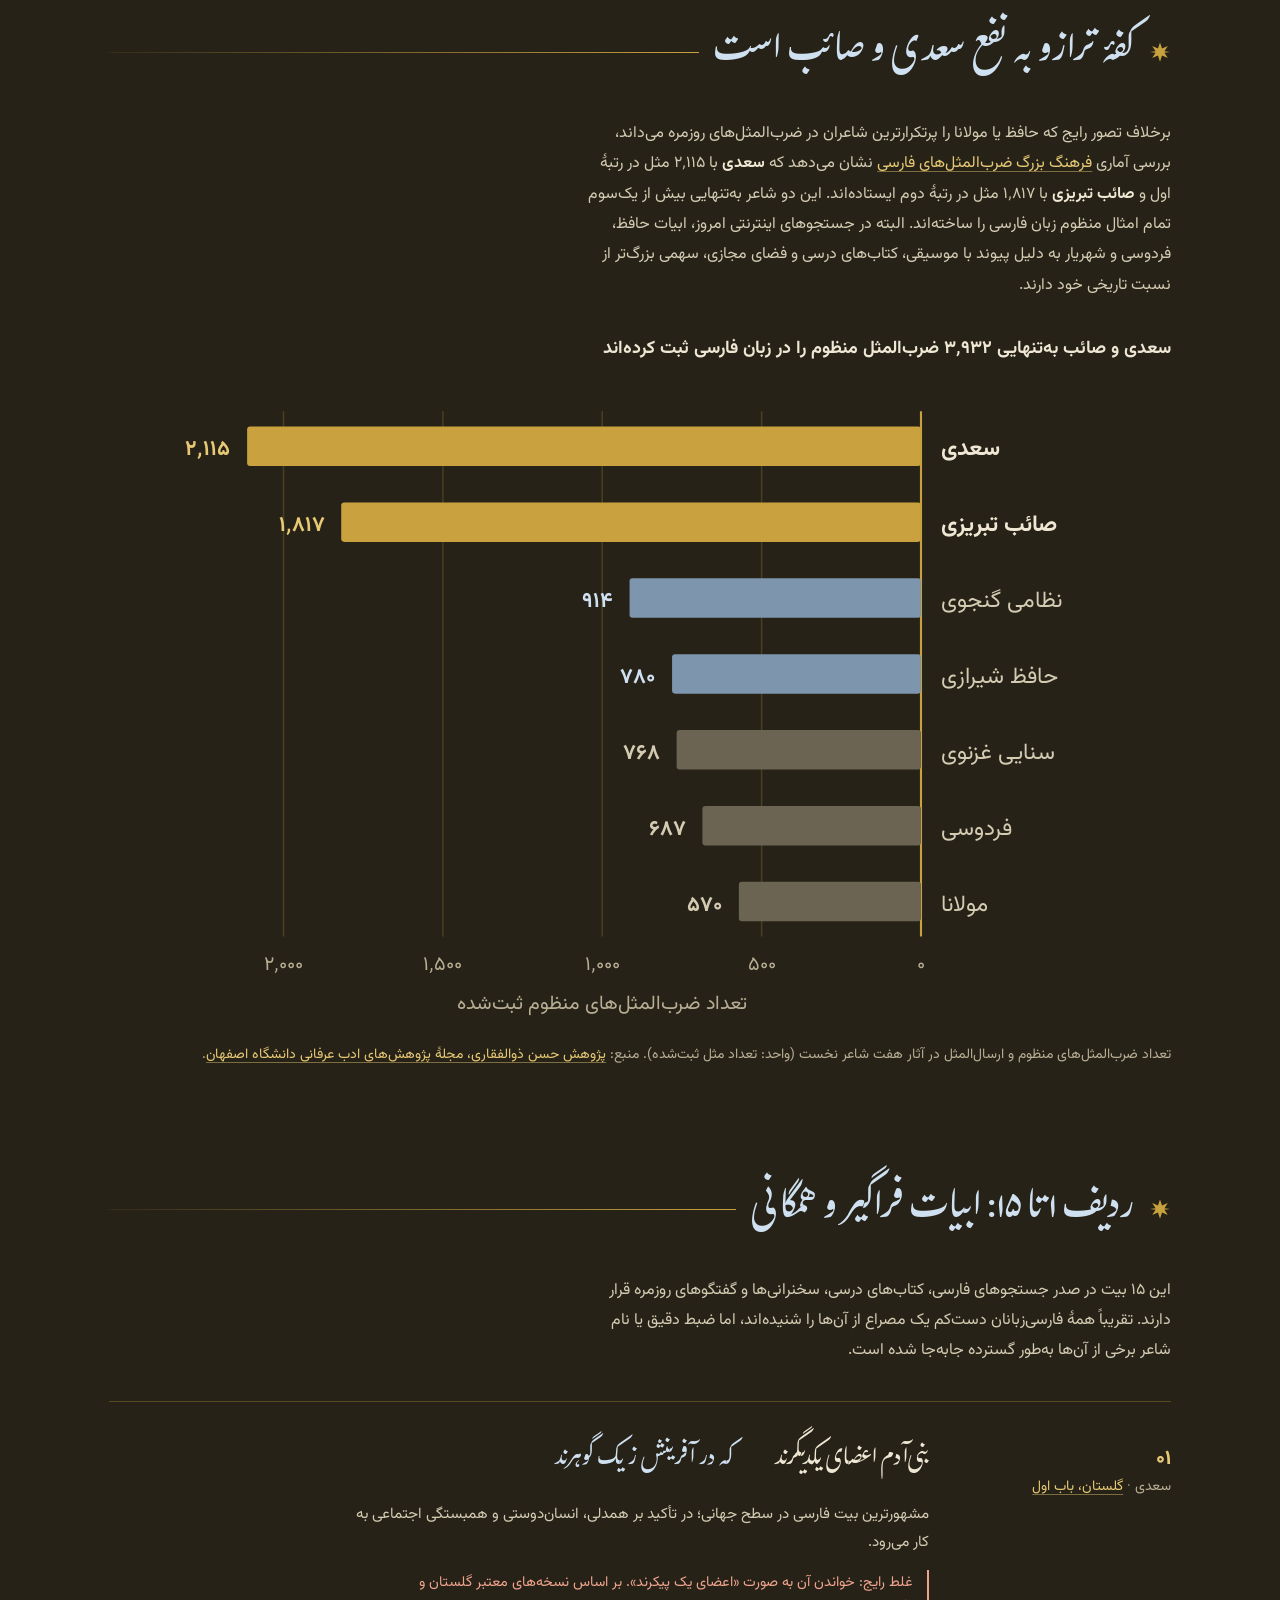
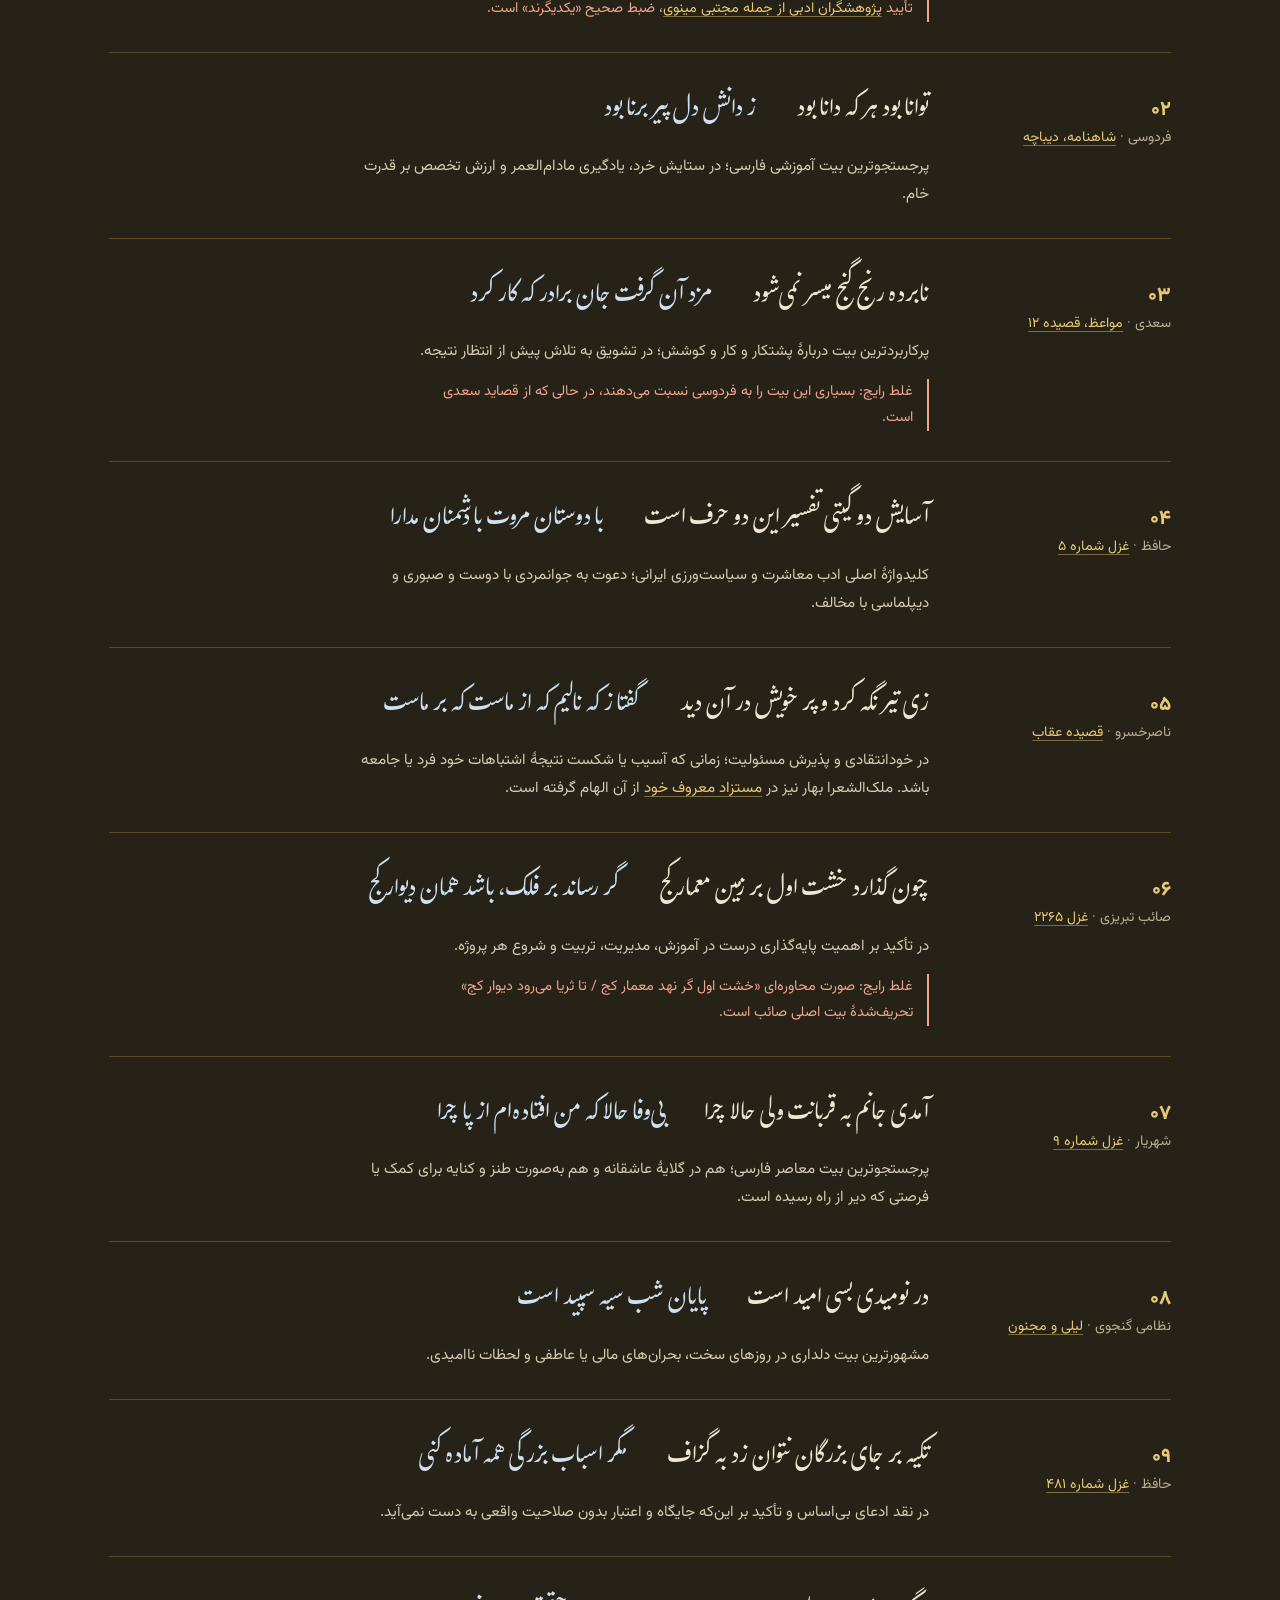
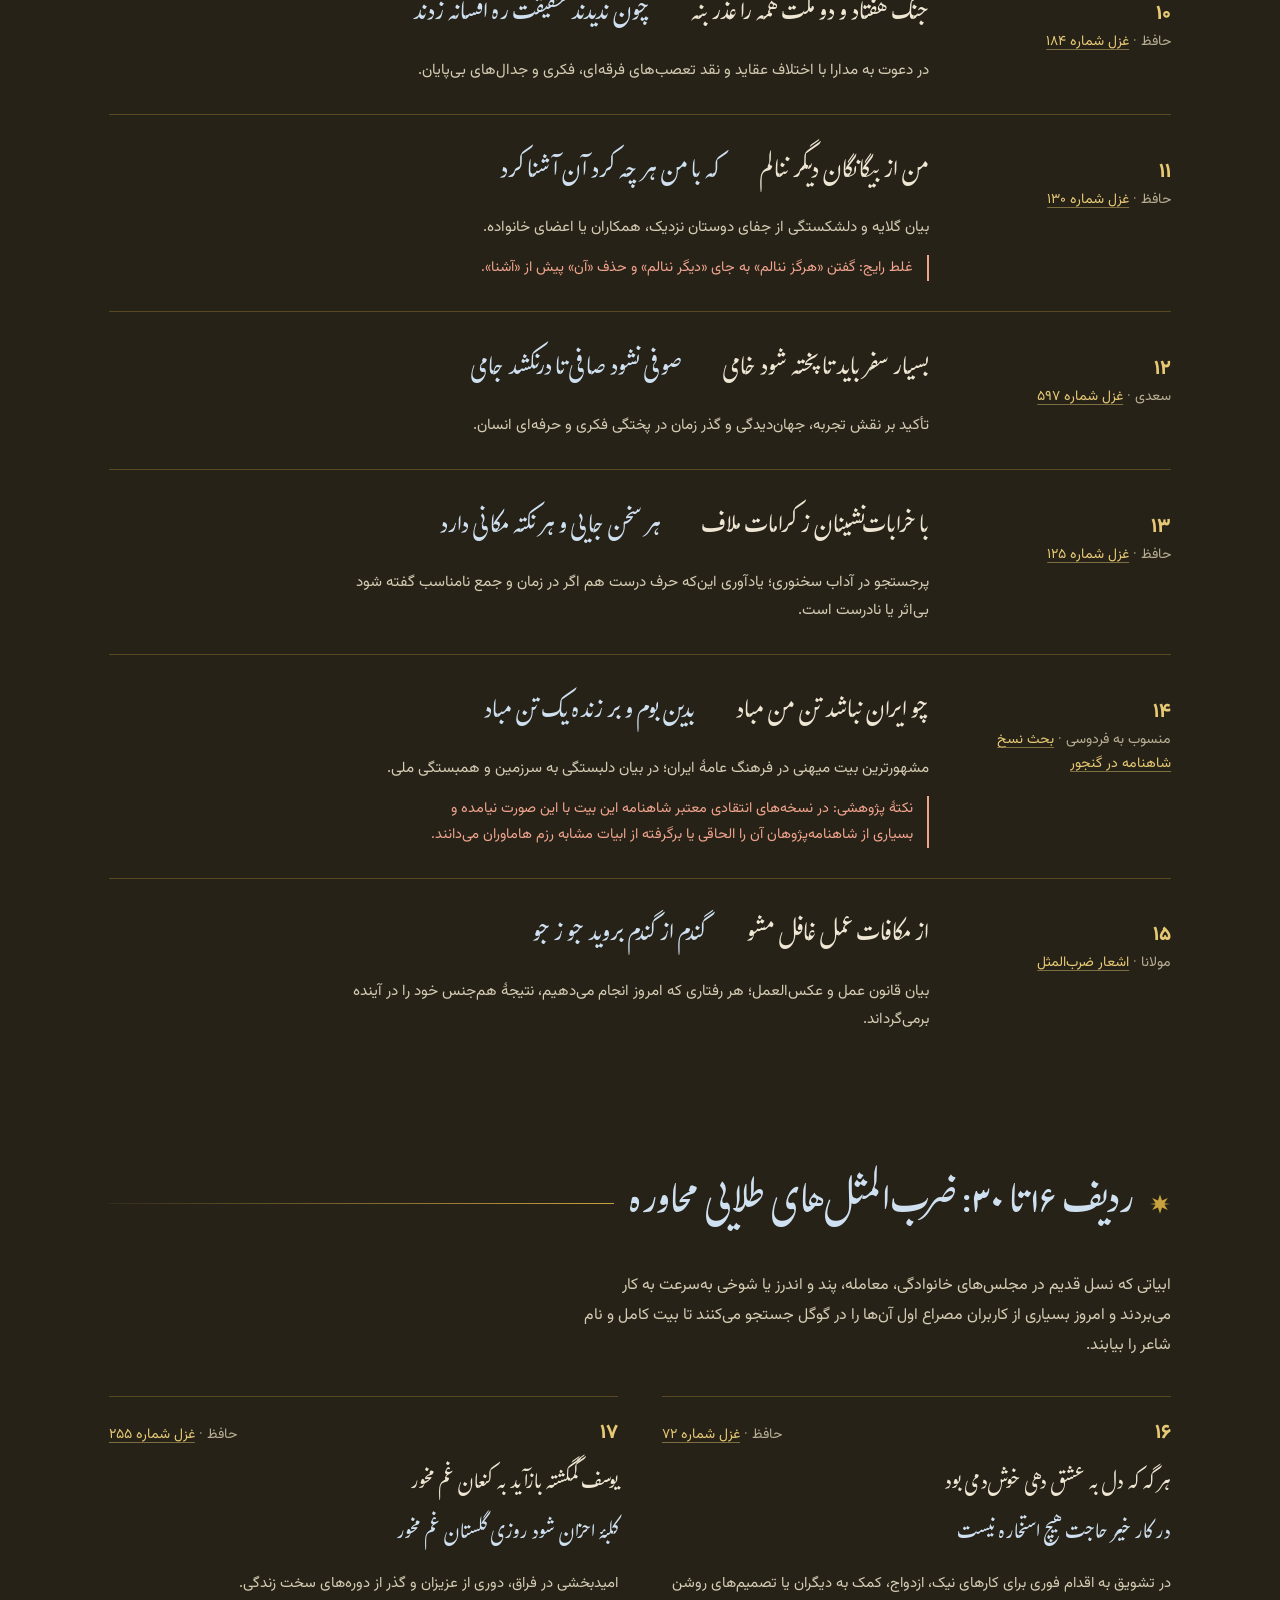
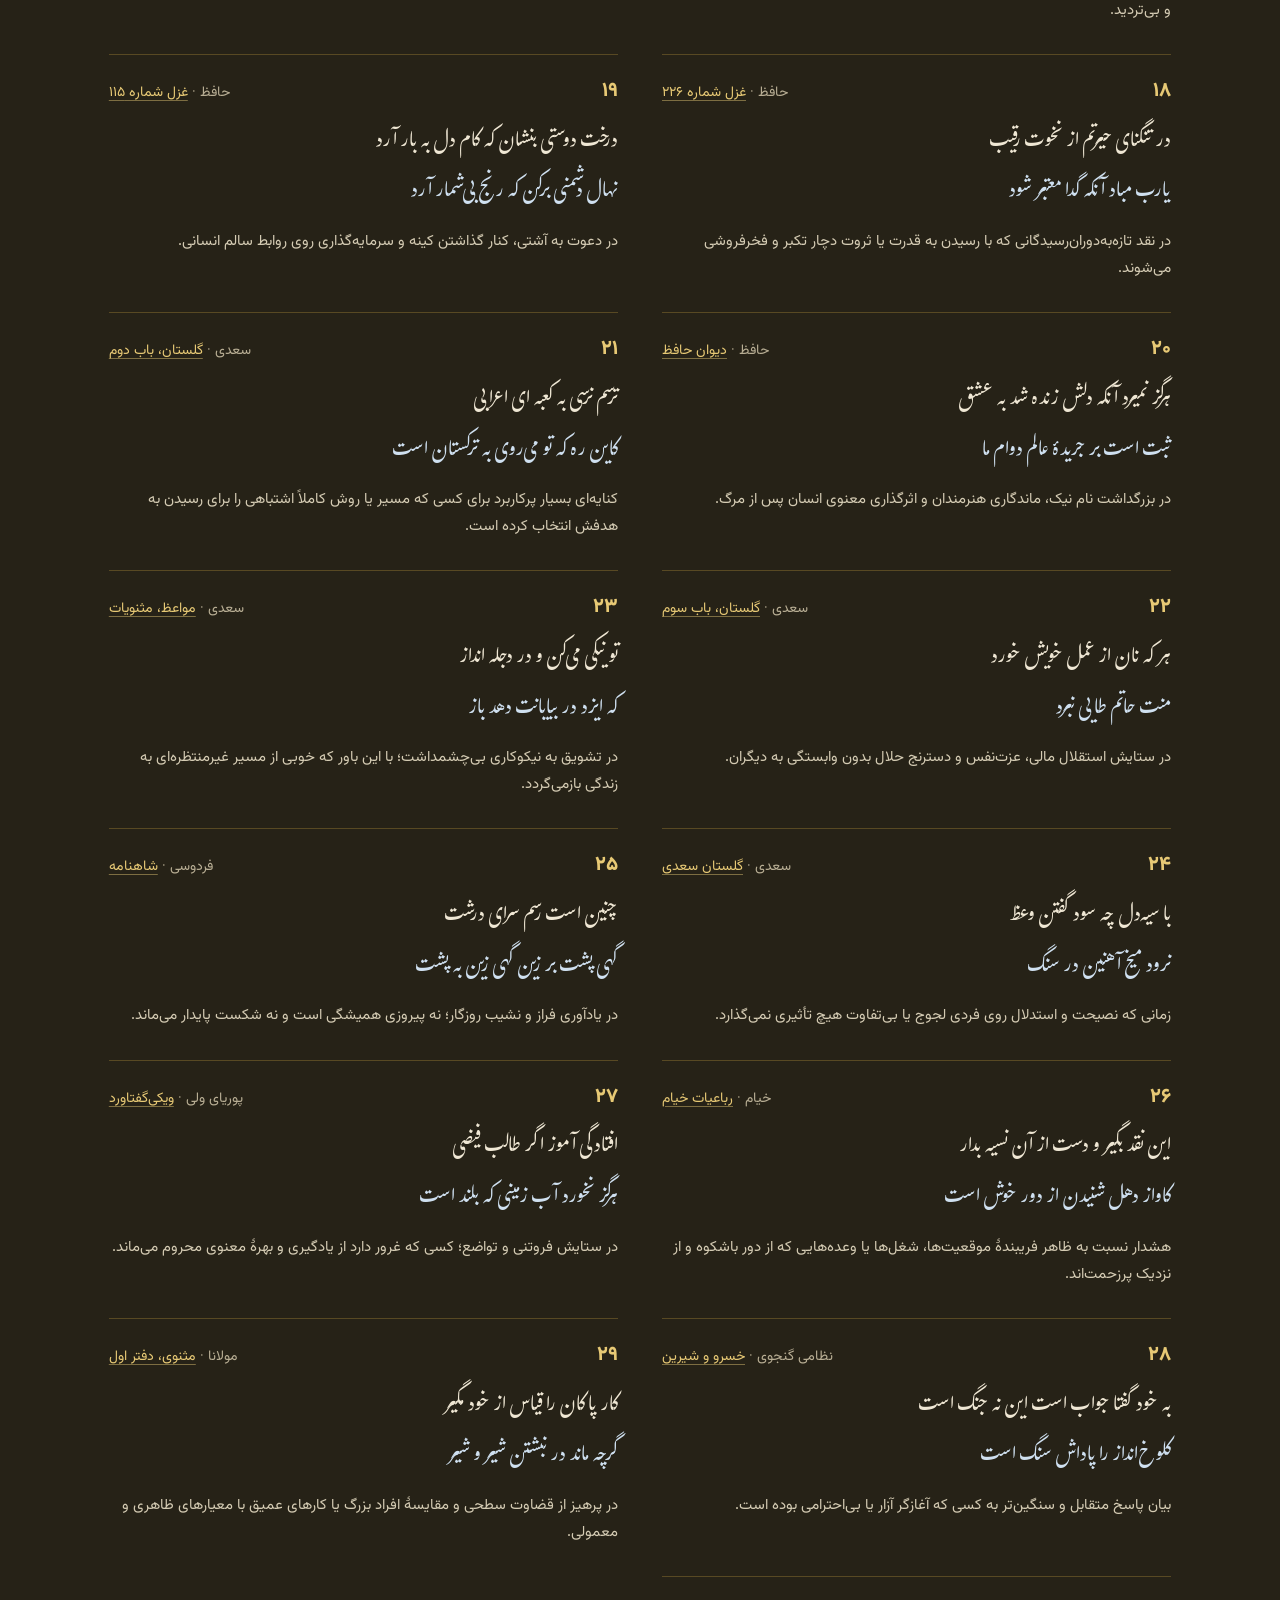
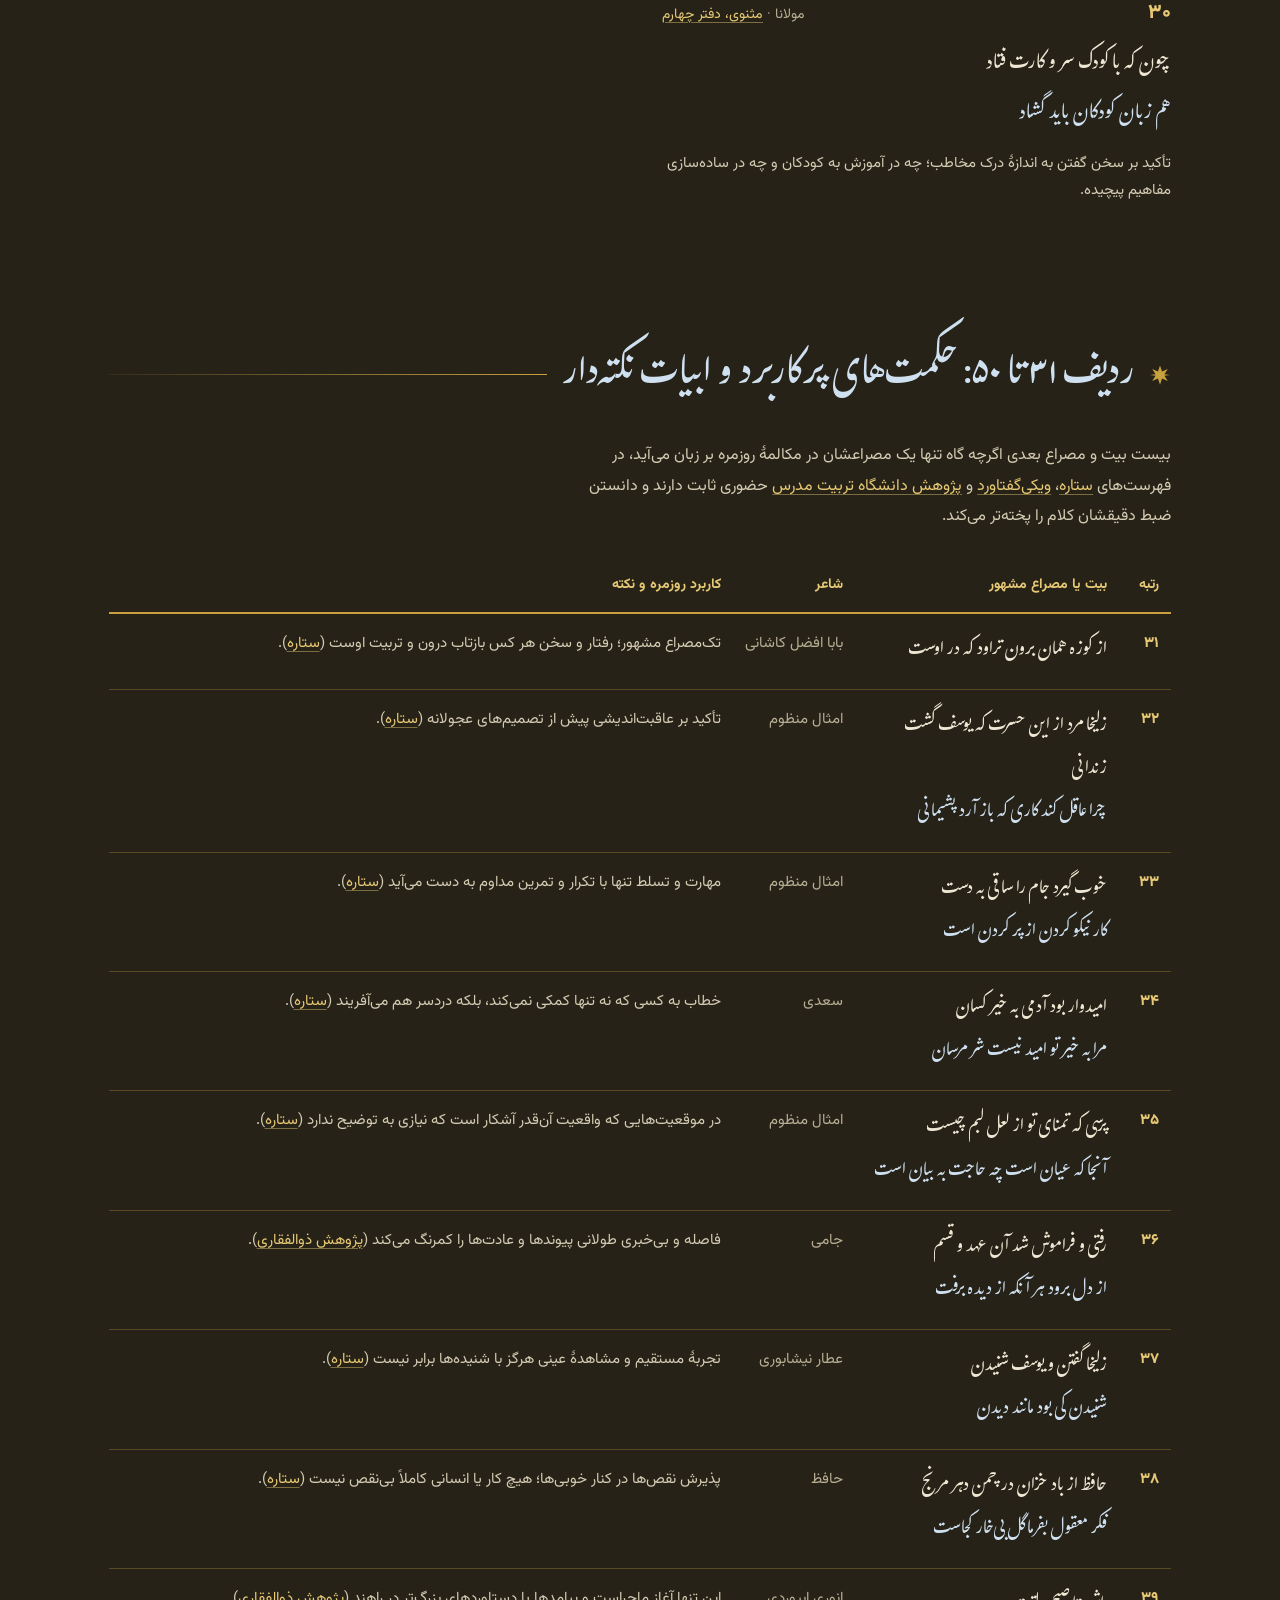
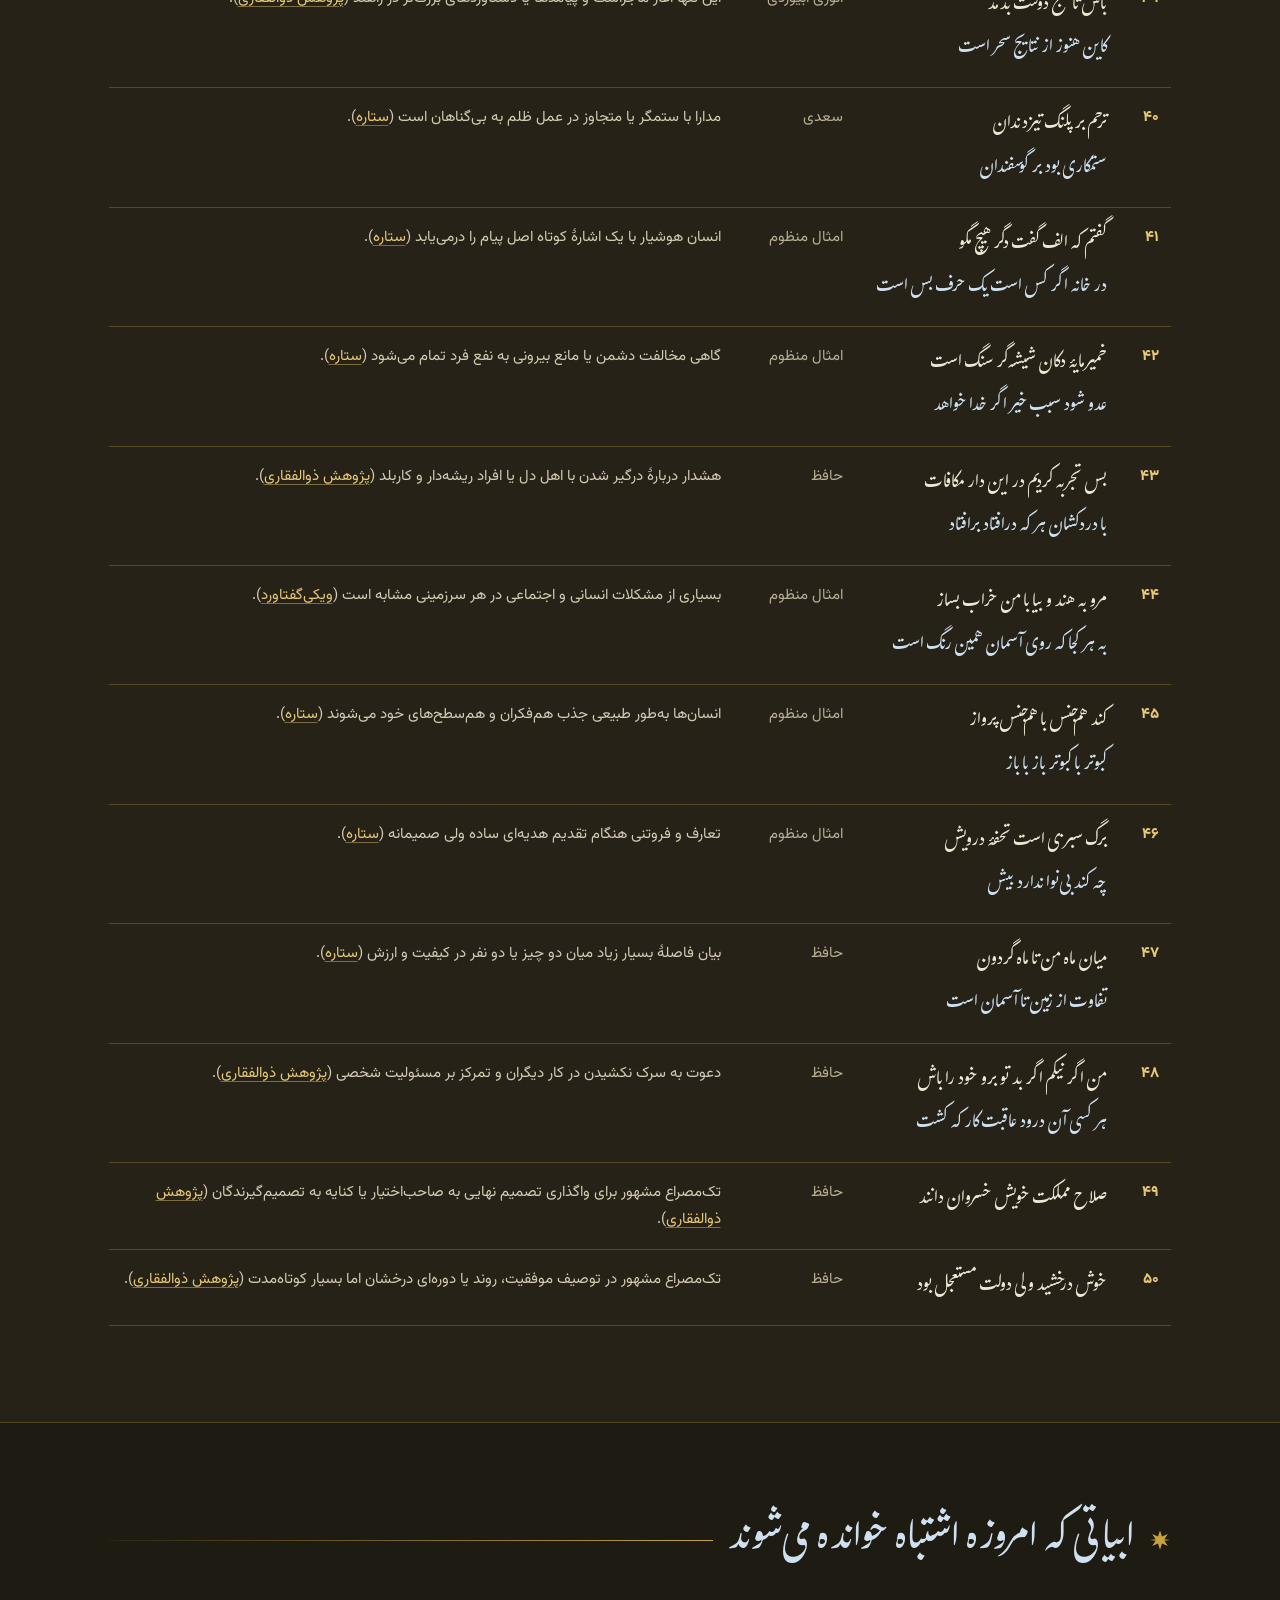
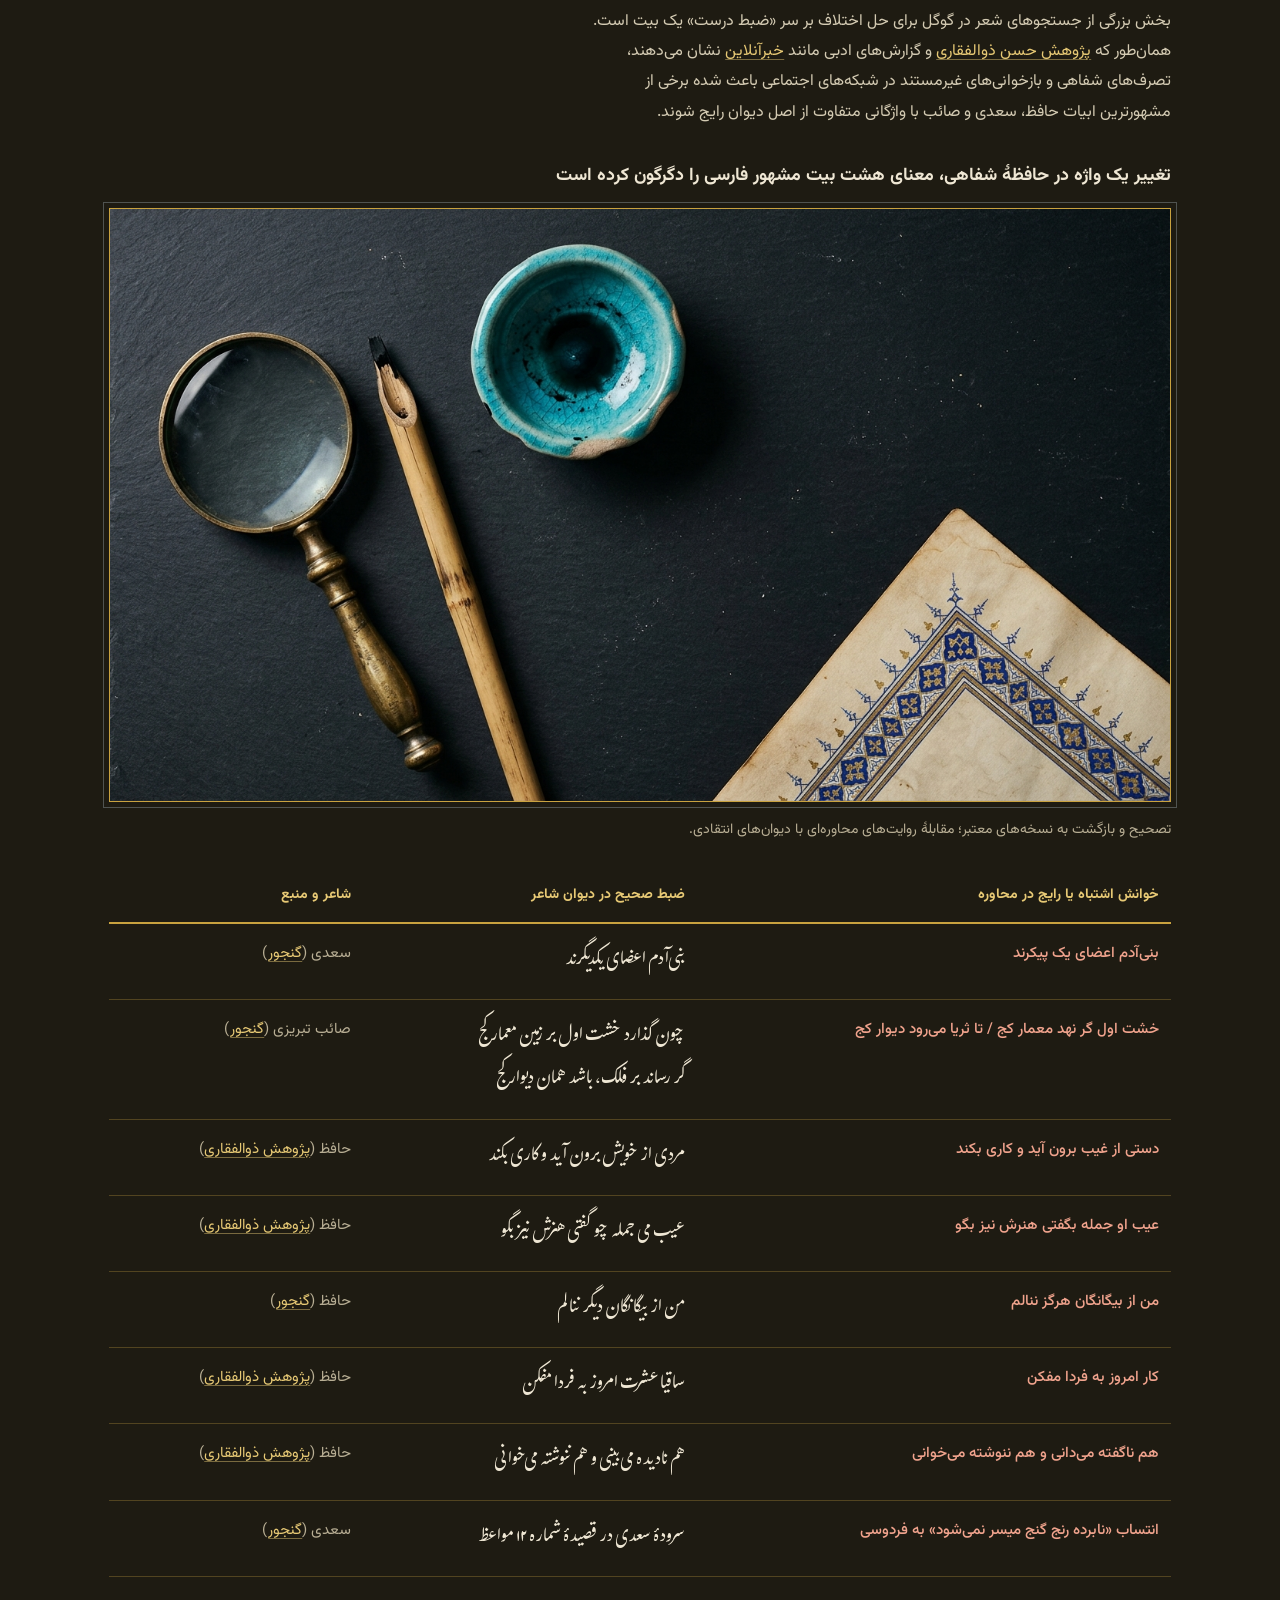
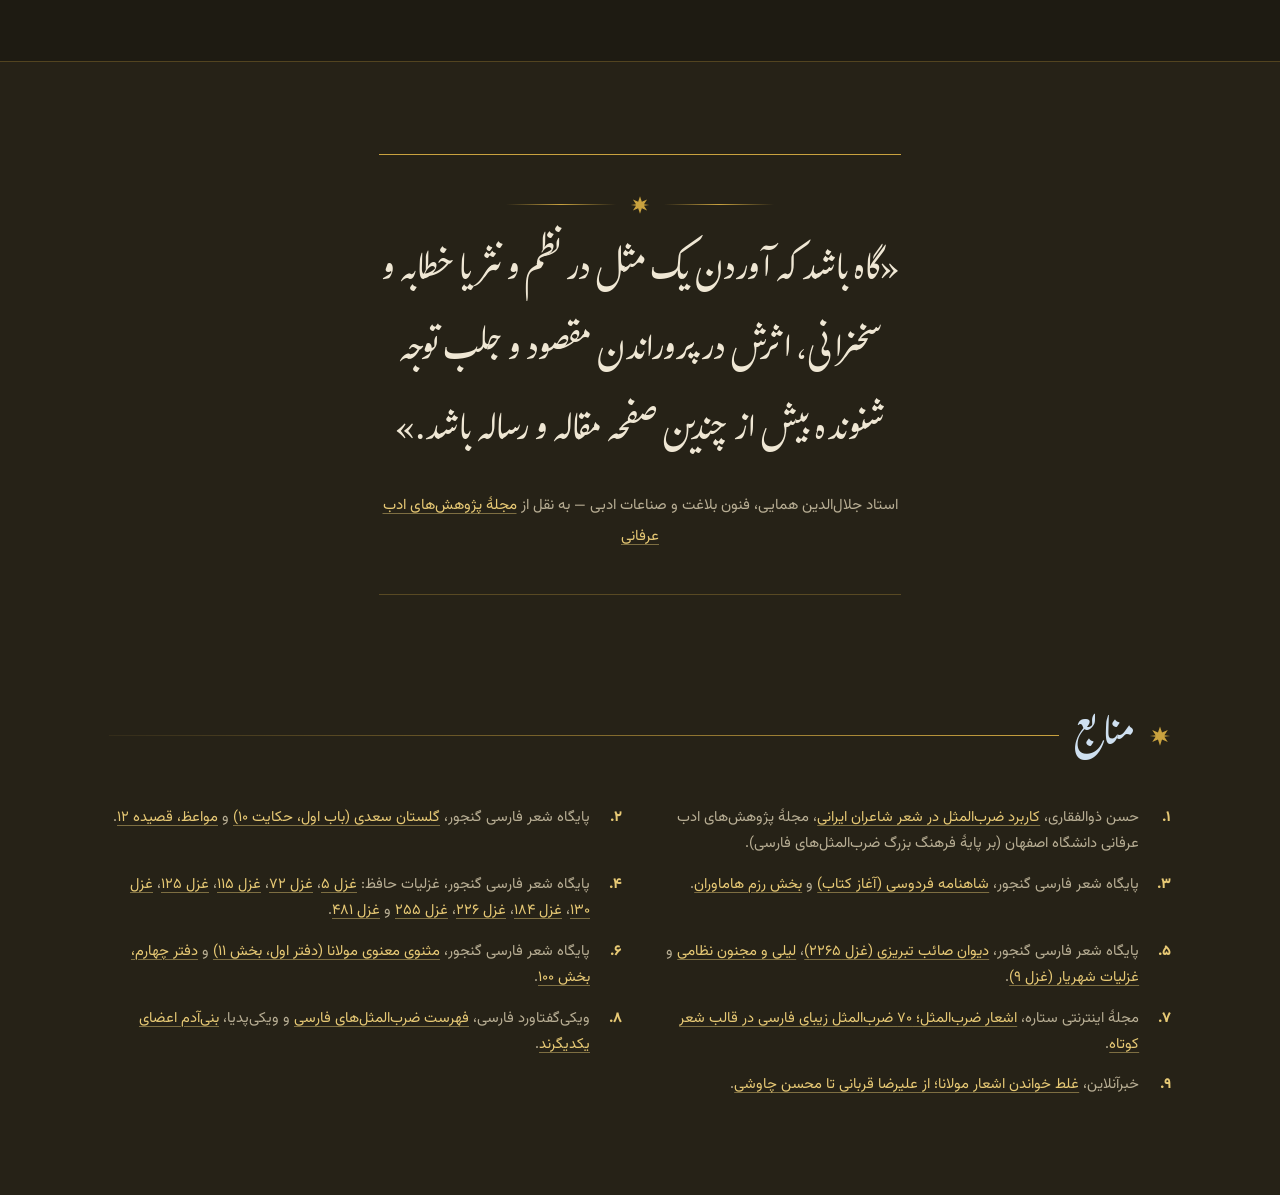
<file: famous-persian-couplets.html>
<!DOCTYPE html>
<html lang="en">
<head>
<meta charset="UTF-8">
<title>پنجاه بیت ماندگار فارسی</title>
<link rel="canonical" href="https://bardiakhosravi.ir/articles/persian-couplets/">
<meta http-equiv="refresh" content="0; url=/articles/persian-couplets/">
<script>window.location.replace("/articles/persian-couplets/" );</script>
</head>
<body>
<p>Redirecting to <a href="/articles/persian-couplets/">/articles/persian-couplets/</a>…</p>
</body>
</html>
</file>
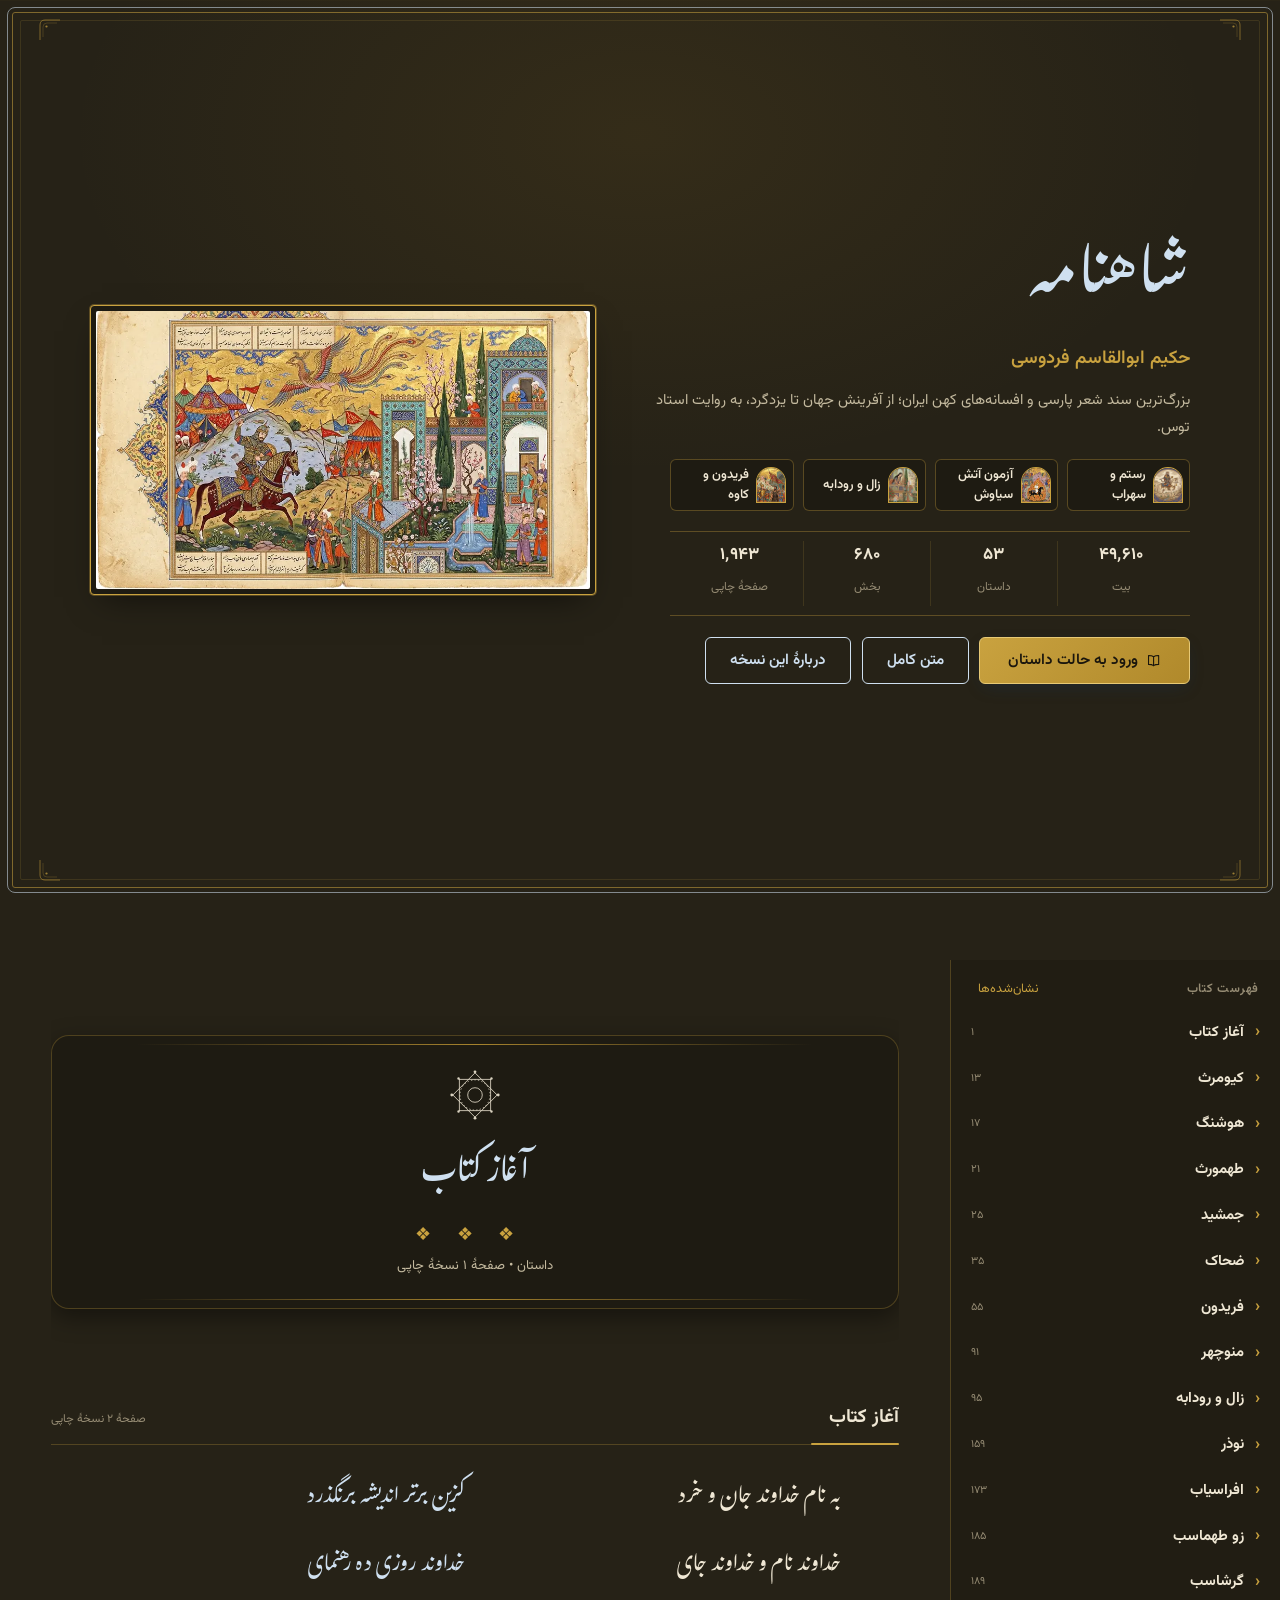
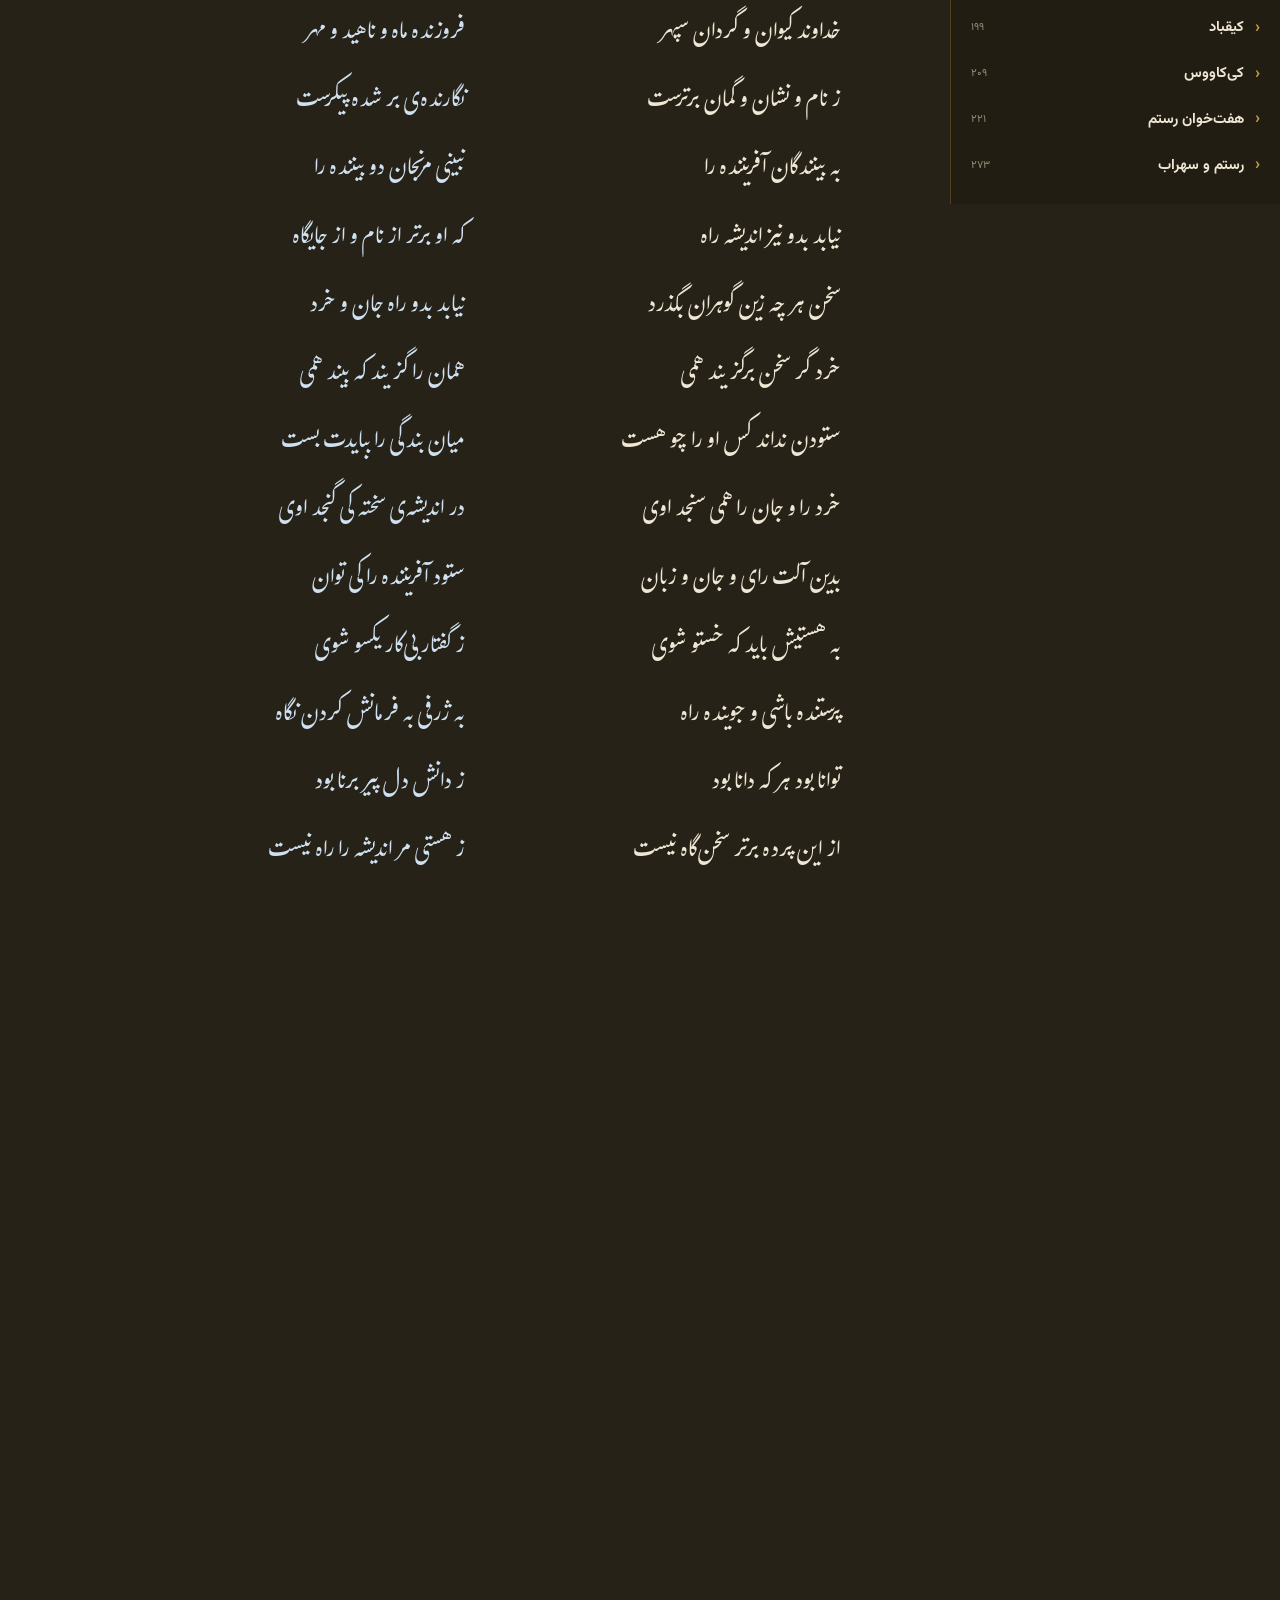
<file: shahnameh.html>
<!DOCTYPE html>
<html lang="en">
<head>
<meta charset="UTF-8">
<title>شاهنامهٔ فردوسی</title>
<link rel="canonical" href="https://bardiakhosravi.ir/shahnameh/">
<meta http-equiv="refresh" content="0; url=/shahnameh/">
<script>window.location.replace("/shahnameh/" + (window.location.hash || ''));</script>
</head>
<body>
<p>Redirecting to <a href="/shahnameh/">/shahnameh/</a>…</p>
</body>
</html>
</file>
<file: fonts/fonts-home.css>
/* Self-hosted replacement for the Google Fonts request: Almarai 300/400/700/800 + Instrument Serif 400 italic. SIL OFL 1.1. */

@font-face {
  font-family: 'Almarai';
  font-style: normal;
  font-weight: 300;
  font-display: swap;
  src: url('/fonts/almarai-latin-300-normal.woff2') format('woff2');
  unicode-range: U+0000-00FF,U+0131,U+0152-0153,U+02BB-02BC,U+02C6,U+02DA,U+02DC,U+0304,U+0308,U+0329,U+2000-206F,U+20AC,U+2122,U+2191,U+2193,U+2212,U+2215,U+FEFF,U+FFFD;
}

@font-face {
  font-family: 'Almarai';
  font-style: normal;
  font-weight: 400;
  font-display: swap;
  src: url('/fonts/almarai-latin-400-normal.woff2') format('woff2');
  unicode-range: U+0000-00FF,U+0131,U+0152-0153,U+02BB-02BC,U+02C6,U+02DA,U+02DC,U+0304,U+0308,U+0329,U+2000-206F,U+20AC,U+2122,U+2191,U+2193,U+2212,U+2215,U+FEFF,U+FFFD;
}

@font-face {
  font-family: 'Almarai';
  font-style: normal;
  font-weight: 700;
  font-display: swap;
  src: url('/fonts/almarai-latin-700-normal.woff2') format('woff2');
  unicode-range: U+0000-00FF,U+0131,U+0152-0153,U+02BB-02BC,U+02C6,U+02DA,U+02DC,U+0304,U+0308,U+0329,U+2000-206F,U+20AC,U+2122,U+2191,U+2193,U+2212,U+2215,U+FEFF,U+FFFD;
}

@font-face {
  font-family: 'Almarai';
  font-style: normal;
  font-weight: 800;
  font-display: swap;
  src: url('/fonts/almarai-latin-800-normal.woff2') format('woff2');
  unicode-range: U+0000-00FF,U+0131,U+0152-0153,U+02BB-02BC,U+02C6,U+02DA,U+02DC,U+0304,U+0308,U+0329,U+2000-206F,U+20AC,U+2122,U+2191,U+2193,U+2212,U+2215,U+FEFF,U+FFFD;
}

@font-face {
  font-family: 'Almarai';
  font-style: normal;
  font-weight: 400;
  font-display: swap;
  src: url('/fonts/almarai-arabic-400-normal.woff2') format('woff2');
  unicode-range: U+0600-06FF,U+0750-077F,U+0870-088E,U+0890-0891,U+0897-08E1,U+08E3-08FF,U+200C-200E,U+2010-2011,U+204F,U+2E41,U+FB50-FDFF,U+FE70-FE74,U+FE76-FEFC;
}

@font-face {
  font-family: 'Almarai';
  font-style: normal;
  font-weight: 700;
  font-display: swap;
  src: url('/fonts/almarai-arabic-700-normal.woff2') format('woff2');
  unicode-range: U+0600-06FF,U+0750-077F,U+0870-088E,U+0890-0891,U+0897-08E1,U+08E3-08FF,U+200C-200E,U+2010-2011,U+204F,U+2E41,U+FB50-FDFF,U+FE70-FE74,U+FE76-FEFC;
}

@font-face {
  font-family: 'Instrument Serif';
  font-style: italic;
  font-weight: 400;
  font-display: swap;
  src: url('/fonts/instrument-serif-latin-400-italic.woff2') format('woff2');
  unicode-range: U+0000-00FF,U+0131,U+0152-0153,U+02BB-02BC,U+02C6,U+02DA,U+02DC,U+0304,U+0308,U+0329,U+2000-206F,U+20AC,U+2122,U+2191,U+2193,U+2212,U+2215,U+FEFF,U+FFFD;
}
</file>
<file: assets/index-v7Zr9pLd.css>
/*! tailwindcss v4.3.3 | MIT License | https://tailwindcss.com */
@layer properties{@supports (((-webkit-hyphens:none)) and (not (margin-trim:inline))) or ((-moz-orient:inline) and (not (color:rgb(from red r g b)))){*,:before,:after,::backdrop{--tw-translate-x:0;--tw-translate-y:0;--tw-translate-z:0;--tw-space-y-reverse:0;--tw-border-style:solid;--tw-gradient-position:initial;--tw-gradient-from:#0000;--tw-gradient-via:#0000;--tw-gradient-to:#0000;--tw-gradient-stops:initial;--tw-gradient-via-stops:initial;--tw-gradient-from-position:0%;--tw-gradient-via-position:50%;--tw-gradient-to-position:100%;--tw-leading:initial;--tw-font-weight:initial;--tw-tracking:initial;--tw-shadow:0 0 #0000;--tw-shadow-color:initial;--tw-shadow-alpha:100%;--tw-inset-shadow:0 0 #0000;--tw-inset-shadow-color:initial;--tw-inset-shadow-alpha:100%;--tw-ring-color:initial;--tw-ring-shadow:0 0 #0000;--tw-inset-ring-color:initial;--tw-inset-ring-shadow:0 0 #0000;--tw-ring-inset:initial;--tw-ring-offset-width:0px;--tw-ring-offset-color:#fff;--tw-ring-offset-shadow:0 0 #0000;--tw-blur:initial;--tw-brightness:initial;--tw-contrast:initial;--tw-grayscale:initial;--tw-hue-rotate:initial;--tw-invert:initial;--tw-opacity:initial;--tw-saturate:initial;--tw-sepia:initial;--tw-drop-shadow:initial;--tw-drop-shadow-color:initial;--tw-drop-shadow-alpha:100%;--tw-drop-shadow-size:initial;--tw-backdrop-blur:initial;--tw-backdrop-brightness:initial;--tw-backdrop-contrast:initial;--tw-backdrop-grayscale:initial;--tw-backdrop-hue-rotate:initial;--tw-backdrop-invert:initial;--tw-backdrop-opacity:initial;--tw-backdrop-saturate:initial;--tw-backdrop-sepia:initial;--tw-duration:initial;--tw-scale-x:1;--tw-scale-y:1;--tw-scale-z:1}}}@layer theme{:root,:host{--font-sans:-apple-system, BlinkMacSystemFont, "Segoe UI", Roboto, "Helvetica Neue", "Noto Sans", Arial, sans-serif, "Apple Color Emoji", "Segoe UI Emoji", "Segoe UI Symbol", "Noto Color Emoji";--font-serif:"Instrument Serif", serif;--font-mono:ui-monospace, SFMono-Regular, Menlo, Monaco, Consolas, "Liberation Mono", "Courier New", monospace;--color-green-400:oklch(79.2% .209 151.711);--color-emerald-300:oklch(84.5% .143 164.978);--color-emerald-400:oklch(76.5% .177 163.223);--color-gray-200:oklch(92.8% .006 264.531);--color-gray-300:oklch(87.2% .01 258.338);--color-gray-400:oklch(70.7% .022 261.325);--color-gray-500:oklch(55.1% .027 264.364);--color-black:#000;--color-white:#fff;--spacing:.25rem;--container-md:28rem;--container-xl:36rem;--container-2xl:42rem;--container-3xl:48rem;--container-4xl:56rem;--container-6xl:72rem;--container-7xl:80rem;--text-xs:.75rem;--text-xs--line-height:calc(1 / .75);--text-sm:.875rem;--text-sm--line-height:calc(1.25 / .875);--text-base:1rem;--text-base--line-height:calc(1.5 / 1);--text-lg:1.125rem;--text-lg--line-height:calc(1.75 / 1.125);--text-xl:1.25rem;--text-xl--line-height:calc(1.75 / 1.25);--text-2xl:1.5rem;--text-2xl--line-height:calc(2 / 1.5);--text-3xl:1.875rem;--text-3xl--line-height:calc(2.25 / 1.875);--text-4xl:2.25rem;--text-4xl--line-height:calc(2.5 / 2.25);--font-weight-light:300;--font-weight-normal:400;--font-weight-medium:500;--font-weight-semibold:600;--font-weight-bold:700;--tracking-tight:-.025em;--tracking-wide:.025em;--tracking-wider:.05em;--tracking-widest:.1em;--leading-tight:1.25;--leading-snug:1.375;--leading-relaxed:1.625;--radius-lg:.5rem;--radius-xl:.75rem;--radius-2xl:1rem;--radius-3xl:1.5rem;--animate-pulse:pulse 2s cubic-bezier(.4, 0, .6, 1) infinite;--blur-sm:8px;--blur-md:12px;--default-transition-duration:.15s;--default-transition-timing-function:cubic-bezier(.4, 0, .2, 1);--default-font-family:var(--font-sans);--default-mono-font-family:var(--font-mono);--color-primary:#dedbc8}}@layer base{*,:after,:before,::backdrop{box-sizing:border-box;border:0 solid;margin:0;padding:0}::file-selector-button{box-sizing:border-box;border:0 solid;margin:0;padding:0}html,:host{-webkit-text-size-adjust:100%;tab-size:4;line-height:1.5;font-family:var(--default-font-family,-apple-system, BlinkMacSystemFont, "Segoe UI", Roboto, "Helvetica Neue", "Noto Sans", Arial, sans-serif, "Apple Color Emoji", "Segoe UI Emoji", "Segoe UI Symbol", "Noto Color Emoji");font-feature-settings:var(--default-font-feature-settings,normal);font-variation-settings:var(--default-font-variation-settings,normal);-webkit-tap-highlight-color:transparent}hr{height:0;color:inherit;border-top-width:1px}abbr:where([title]){-webkit-text-decoration:underline dotted;text-decoration:underline dotted}h1,h2,h3,h4,h5,h6{font-size:inherit;font-weight:inherit}a{color:inherit;-webkit-text-decoration:inherit;-webkit-text-decoration:inherit;-webkit-text-decoration:inherit;-webkit-text-decoration:inherit;text-decoration:inherit}b,strong{font-weight:bolder}code,kbd,samp,pre{font-family:var(--default-mono-font-family,ui-monospace, SFMono-Regular, Menlo, Monaco, Consolas, "Liberation Mono", "Courier New", monospace);font-feature-settings:var(--default-mono-font-feature-settings,normal);font-variation-settings:var(--default-mono-font-variation-settings,normal);font-size:1em}small{font-size:80%}sub,sup{vertical-align:baseline;font-size:75%;line-height:0;position:relative}sub{bottom:-.25em}sup{top:-.5em}table{text-indent:0;border-color:inherit;border-collapse:collapse}:-moz-focusring:where(:not(iframe)){outline:auto}progress{vertical-align:baseline}summary{display:list-item}ol,ul,menu{list-style:none}img,svg,video,canvas,audio,iframe,embed,object{vertical-align:middle;display:block}img,video{max-width:100%;height:auto}button,input,select,optgroup,textarea{font:inherit;font-feature-settings:inherit;font-variation-settings:inherit;letter-spacing:inherit;color:inherit;opacity:1;background-color:#0000;border-radius:0}::file-selector-button{font:inherit;font-feature-settings:inherit;font-variation-settings:inherit;letter-spacing:inherit;color:inherit;opacity:1;background-color:#0000;border-radius:0}:where(select:is([multiple],[size])) optgroup{font-weight:bolder}:where(select:is([multiple],[size])) optgroup option{padding-inline-start:20px}::file-selector-button{margin-inline-end:4px}::placeholder{opacity:1}@supports (not ((-webkit-appearance:-apple-pay-button))) or (contain-intrinsic-size:1px){::placeholder{color:currentColor}@supports (color:color-mix(in lab, red, red)){::placeholder{color:color-mix(in oklab, currentcolor 50%, transparent)}}}textarea{resize:vertical}::-webkit-search-decoration{-webkit-appearance:none}::-webkit-date-and-time-value{min-height:1lh;text-align:inherit}::-webkit-datetime-edit{display:inline-flex}::-webkit-datetime-edit-fields-wrapper{padding:0}::-webkit-datetime-edit{padding-block:0}::-webkit-datetime-edit-year-field{padding-block:0}::-webkit-datetime-edit-month-field{padding-block:0}::-webkit-datetime-edit-day-field{padding-block:0}::-webkit-datetime-edit-hour-field{padding-block:0}::-webkit-datetime-edit-minute-field{padding-block:0}::-webkit-datetime-edit-second-field{padding-block:0}::-webkit-datetime-edit-millisecond-field{padding-block:0}::-webkit-datetime-edit-meridiem-field{padding-block:0}::-webkit-calendar-picker-indicator{line-height:1}:-moz-ui-invalid{box-shadow:none}button,input:where([type=button],[type=reset],[type=submit]){appearance:button}::file-selector-button{appearance:button}::-webkit-inner-spin-button{height:auto}::-webkit-outer-spin-button{height:auto}[hidden]:where(:not([hidden=until-found])){display:none!important}}@layer components;@layer utilities{.pointer-events-none{pointer-events:none}.absolute{position:absolute}.fixed{position:fixed}.relative{position:relative}.inset-0{inset:0}.-top-1\.5{top:calc(var(--spacing) * -1.5)}.top-0{top:0}.top-1\/2{top:50%}.top-4{top:calc(var(--spacing) * 4)}.top-6{top:calc(var(--spacing) * 6)}.top-\[0\.65em\]{top:.65em}.-right-1\.5{right:calc(var(--spacing) * -1.5)}.-right-\[0\.3em\]{right:-.3em}.right-0{right:0}.right-4{right:calc(var(--spacing) * 4)}.right-6{right:calc(var(--spacing) * 6)}.-bottom-1\.5{bottom:calc(var(--spacing) * -1.5)}.bottom-0{bottom:0}.-left-1\.5{left:calc(var(--spacing) * -1.5)}.left-0{left:0}.left-1\/2{left:50%}.left-4{left:calc(var(--spacing) * 4)}.-z-10{z-index:calc(10 * -1)}.z-10{z-index:10}.z-20{z-index:20}.z-50{z-index:50}.z-\[1\]{z-index:1}.z-\[2\]{z-index:2}.container{width:100%}@media (width>=40rem){.container{max-width:40rem}}@media (width>=48rem){.container{max-width:48rem}}@media (width>=64rem){.container{max-width:64rem}}@media (width>=80rem){.container{max-width:80rem}}@media (width>=96rem){.container{max-width:96rem}}.m-0{margin:0}.mx-auto{margin-inline:auto}.my-auto{margin-block:auto}.mt-0\.5{margin-top:calc(var(--spacing) * .5)}.mt-1{margin-top:var(--spacing)}.mt-1\.5{margin-top:calc(var(--spacing) * 1.5)}.mt-3{margin-top:calc(var(--spacing) * 3)}.mt-4{margin-top:calc(var(--spacing) * 4)}.mt-5{margin-top:calc(var(--spacing) * 5)}.mt-10{margin-top:calc(var(--spacing) * 10)}.mt-12{margin-top:calc(var(--spacing) * 12)}.mt-14{margin-top:calc(var(--spacing) * 14)}.mr-\[0\.25em\]{margin-right:.25em}.mr-\[0\.28em\]{margin-right:.28em}.mb-1\.5{margin-bottom:calc(var(--spacing) * 1.5)}.mb-2{margin-bottom:calc(var(--spacing) * 2)}.mb-3{margin-bottom:calc(var(--spacing) * 3)}.mb-4{margin-bottom:calc(var(--spacing) * 4)}.mb-5{margin-bottom:calc(var(--spacing) * 5)}.mb-6{margin-bottom:calc(var(--spacing) * 6)}.mb-8{margin-bottom:calc(var(--spacing) * 8)}.mb-10{margin-bottom:calc(var(--spacing) * 10)}.mb-12{margin-bottom:calc(var(--spacing) * 12)}.ml-2{margin-left:calc(var(--spacing) * 2)}.line-clamp-1{-webkit-line-clamp:1;-webkit-box-orient:vertical;display:-webkit-box;overflow:hidden}.block{display:block}.flex{display:flex}.grid{display:grid}.hidden{display:none}.inline{display:inline}.inline-block{display:inline-block}.inline-flex{display:inline-flex}.h-0\.5{height:calc(var(--spacing) * .5)}.h-1\.5{height:calc(var(--spacing) * 1.5)}.h-3{height:calc(var(--spacing) * 3)}.h-3\.5{height:calc(var(--spacing) * 3.5)}.h-4{height:calc(var(--spacing) * 4)}.h-5{height:calc(var(--spacing) * 5)}.h-6{height:calc(var(--spacing) * 6)}.h-8{height:calc(var(--spacing) * 8)}.h-9{height:calc(var(--spacing) * 9)}.h-10{height:calc(var(--spacing) * 10)}.h-12{height:calc(var(--spacing) * 12)}.h-14{height:calc(var(--spacing) * 14)}.h-32{height:calc(var(--spacing) * 32)}.h-80{height:calc(var(--spacing) * 80)}.h-\[320px\]{height:320px}.h-\[400px\]{height:400px}.h-full{height:100%}.h-screen{height:100vh}.min-h-screen{min-height:100vh}.w-1\.5{width:calc(var(--spacing) * 1.5)}.w-3{width:calc(var(--spacing) * 3)}.w-3\.5{width:calc(var(--spacing) * 3.5)}.w-4{width:calc(var(--spacing) * 4)}.w-5{width:calc(var(--spacing) * 5)}.w-6{width:calc(var(--spacing) * 6)}.w-8{width:calc(var(--spacing) * 8)}.w-9{width:calc(var(--spacing) * 9)}.w-10{width:calc(var(--spacing) * 10)}.w-12{width:calc(var(--spacing) * 12)}.w-14{width:calc(var(--spacing) * 14)}.w-32{width:calc(var(--spacing) * 32)}.w-80{width:calc(var(--spacing) * 80)}.w-\[550px\]{width:550px}.w-full{width:100%}.max-w-2xl{max-width:var(--container-2xl)}.max-w-3xl{max-width:var(--container-3xl)}.max-w-4xl{max-width:var(--container-4xl)}.max-w-6xl{max-width:var(--container-6xl)}.max-w-7xl{max-width:var(--container-7xl)}.max-w-\[110px\]{max-width:110px}.max-w-md{max-width:var(--container-md)}.max-w-xl{max-width:var(--container-xl)}.flex-1{flex:1}.shrink-0{flex-shrink:0}.-translate-x-1\/2{--tw-translate-x:calc(calc(1 / 2 * 100%) * -1);translate:var(--tw-translate-x) var(--tw-translate-y)}.-translate-y-1\/2{--tw-translate-y:calc(calc(1 / 2 * 100%) * -1);translate:var(--tw-translate-x) var(--tw-translate-y)}.-rotate-45{rotate:-45deg}.animate-pulse{animation:var(--animate-pulse)}.cursor-default{cursor:default}.cursor-pointer{cursor:pointer}.resize-none{resize:none}.list-decimal{list-style-type:decimal}.list-disc{list-style-type:disc}.grid-cols-1{grid-template-columns:repeat(1,minmax(0,1fr))}.grid-cols-2{grid-template-columns:repeat(2,minmax(0,1fr))}.flex-col{flex-direction:column}.flex-wrap{flex-wrap:wrap}.items-center{align-items:center}.items-end{align-items:flex-end}.items-start{align-items:flex-start}.items-stretch{align-items:stretch}.justify-between{justify-content:space-between}.justify-center{justify-content:center}.justify-end{justify-content:flex-end}.gap-1{gap:var(--spacing)}.gap-1\.5{gap:calc(var(--spacing) * 1.5)}.gap-2{gap:calc(var(--spacing) * 2)}.gap-2\.5{gap:calc(var(--spacing) * 2.5)}.gap-3{gap:calc(var(--spacing) * 3)}.gap-3\.5{gap:calc(var(--spacing) * 3.5)}.gap-4{gap:calc(var(--spacing) * 4)}.gap-5{gap:calc(var(--spacing) * 5)}.gap-6{gap:calc(var(--spacing) * 6)}:where(.space-y-1>:not(:last-child)){--tw-space-y-reverse:0;margin-block-start:calc(var(--spacing) * var(--tw-space-y-reverse));margin-block-end:calc(var(--spacing) * calc(1 - var(--tw-space-y-reverse)))}:where(.space-y-2>:not(:last-child)){--tw-space-y-reverse:0;margin-block-start:calc(calc(var(--spacing) * 2) * var(--tw-space-y-reverse));margin-block-end:calc(calc(var(--spacing) * 2) * calc(1 - var(--tw-space-y-reverse)))}:where(.space-y-2\.5>:not(:last-child)){--tw-space-y-reverse:0;margin-block-start:calc(calc(var(--spacing) * 2.5) * var(--tw-space-y-reverse));margin-block-end:calc(calc(var(--spacing) * 2.5) * calc(1 - var(--tw-space-y-reverse)))}:where(.space-y-3>:not(:last-child)){--tw-space-y-reverse:0;margin-block-start:calc(calc(var(--spacing) * 3) * var(--tw-space-y-reverse));margin-block-end:calc(calc(var(--spacing) * 3) * calc(1 - var(--tw-space-y-reverse)))}:where(.space-y-4>:not(:last-child)){--tw-space-y-reverse:0;margin-block-start:calc(calc(var(--spacing) * 4) * var(--tw-space-y-reverse));margin-block-end:calc(calc(var(--spacing) * 4) * calc(1 - var(--tw-space-y-reverse)))}.truncate{text-overflow:ellipsis;white-space:nowrap;overflow:hidden}.overflow-hidden{overflow:hidden}.overflow-y-auto{overflow-y:auto}.rounded{border-radius:.25rem}.rounded-2xl{border-radius:var(--radius-2xl)}.rounded-3xl{border-radius:var(--radius-3xl)}.rounded-full{border-radius:2147483647px}.rounded-lg{border-radius:var(--radius-lg)}.rounded-xl{border-radius:var(--radius-xl)}.rounded-b-2xl{border-bottom-right-radius:var(--radius-2xl);border-bottom-left-radius:var(--radius-2xl)}.border{border-style:var(--tw-border-style);border-width:1px}.border-x{border-inline-style:var(--tw-border-style);border-inline-width:1px}.border-t{border-top-style:var(--tw-border-style);border-top-width:1px}.border-t-2{border-top-style:var(--tw-border-style);border-top-width:2px}.border-r-2{border-right-style:var(--tw-border-style);border-right-width:2px}.border-b{border-bottom-style:var(--tw-border-style);border-bottom-width:1px}.border-b-2{border-bottom-style:var(--tw-border-style);border-bottom-width:2px}.border-l-2{border-left-style:var(--tw-border-style);border-left-width:2px}.border-\[\#DEDBC8\]\/15{border-color:oklab(88.8652% -.00426707 .0253293/.15)}.border-\[\#DEDBC8\]\/20{border-color:oklab(88.8652% -.00426707 .0253293/.2)}.border-primary{border-color:var(--color-primary)}.border-primary\/20{border-color:#dedbc833}@supports (color:color-mix(in lab, red, red)){.border-primary\/20{border-color:color-mix(in oklab, var(--color-primary) 20%, transparent)}}.border-primary\/40{border-color:#dedbc866}@supports (color:color-mix(in lab, red, red)){.border-primary\/40{border-color:color-mix(in oklab, var(--color-primary) 40%, transparent)}}.border-white\/5{border-color:#ffffff0d}@supports (color:color-mix(in lab, red, red)){.border-white\/5{border-color:color-mix(in oklab, var(--color-white) 5%, transparent)}}.border-white\/10{border-color:#ffffff1a}@supports (color:color-mix(in lab, red, red)){.border-white\/10{border-color:color-mix(in oklab, var(--color-white) 10%, transparent)}}.border-white\/20{border-color:#fff3}@supports (color:color-mix(in lab, red, red)){.border-white\/20{border-color:color-mix(in oklab, var(--color-white) 20%, transparent)}}.bg-\[\#1a1a1a\]{background-color:#1a1a1a}.bg-\[\#1b1b1b\]{background-color:#1b1b1b}.bg-\[\#1c1c1c\]{background-color:#1c1c1c}.bg-\[\#1e1e1e\]{background-color:#1e1e1e}.bg-\[\#2b2b2b\]{background-color:#2b2b2b}.bg-\[\#101010\]{background-color:#101010}.bg-\[\#121212\]{background-color:#121212}.bg-\[\#141414\]{background-color:#141414}.bg-\[\#161616\]{background-color:#161616}.bg-\[\#181818\]{background-color:#181818}.bg-\[\#212121\]{background-color:#212121}.bg-\[\#252525\]{background-color:#252525}.bg-\[\#DEDBC8\]\/10{background-color:oklab(88.8652% -.00426707 .0253293/.1)}.bg-black{background-color:var(--color-black)}.bg-black\/40{background-color:#0006}@supports (color:color-mix(in lab, red, red)){.bg-black\/40{background-color:color-mix(in oklab, var(--color-black) 40%, transparent)}}.bg-black\/50{background-color:#00000080}@supports (color:color-mix(in lab, red, red)){.bg-black\/50{background-color:color-mix(in oklab, var(--color-black) 50%, transparent)}}.bg-black\/60{background-color:#0009}@supports (color:color-mix(in lab, red, red)){.bg-black\/60{background-color:color-mix(in oklab, var(--color-black) 60%, transparent)}}.bg-black\/80{background-color:#000c}@supports (color:color-mix(in lab, red, red)){.bg-black\/80{background-color:color-mix(in oklab, var(--color-black) 80%, transparent)}}.bg-black\/85{background-color:#000000d9}@supports (color:color-mix(in lab, red, red)){.bg-black\/85{background-color:color-mix(in oklab, var(--color-black) 85%, transparent)}}.bg-emerald-400{background-color:var(--color-emerald-400)}.bg-primary{background-color:var(--color-primary)}.bg-primary\/10{background-color:#dedbc81a}@supports (color:color-mix(in lab, red, red)){.bg-primary\/10{background-color:color-mix(in oklab, var(--color-primary) 10%, transparent)}}.bg-primary\/\[0\.02\]{background-color:#dedbc805}@supports (color:color-mix(in lab, red, red)){.bg-primary\/\[0\.02\]{background-color:color-mix(in oklab, var(--color-primary) 2%, transparent)}}.bg-primary\/\[0\.035\]{background-color:#dedbc809}@supports (color:color-mix(in lab, red, red)){.bg-primary\/\[0\.035\]{background-color:color-mix(in oklab, var(--color-primary) 3.5%, transparent)}}.bg-white\/5{background-color:#ffffff0d}@supports (color:color-mix(in lab, red, red)){.bg-white\/5{background-color:color-mix(in oklab, var(--color-white) 5%, transparent)}}.bg-white\/\[0\.01\]{background-color:#ffffff03}@supports (color:color-mix(in lab, red, red)){.bg-white\/\[0\.01\]{background-color:color-mix(in oklab, var(--color-white) 1%, transparent)}}.bg-white\/\[0\.02\]{background-color:#ffffff05}@supports (color:color-mix(in lab, red, red)){.bg-white\/\[0\.02\]{background-color:color-mix(in oklab, var(--color-white) 2%, transparent)}}.bg-white\/\[0\.03\]{background-color:#ffffff08}@supports (color:color-mix(in lab, red, red)){.bg-white\/\[0\.03\]{background-color:color-mix(in oklab, var(--color-white) 3%, transparent)}}.bg-gradient-to-t{--tw-gradient-position:to top in oklab;background-image:linear-gradient(var(--tw-gradient-stops))}.from-black\/95{--tw-gradient-from:#000000f2}@supports (color:color-mix(in lab, red, red)){.from-black\/95{--tw-gradient-from:color-mix(in oklab, var(--color-black) 95%, transparent)}}.from-black\/95{--tw-gradient-stops:var(--tw-gradient-via-stops,var(--tw-gradient-position), var(--tw-gradient-from) var(--tw-gradient-from-position), var(--tw-gradient-to) var(--tw-gradient-to-position))}.via-black\/45{--tw-gradient-via:#00000073}@supports (color:color-mix(in lab, red, red)){.via-black\/45{--tw-gradient-via:color-mix(in oklab, var(--color-black) 45%, transparent)}}.via-black\/45{--tw-gradient-via-stops:var(--tw-gradient-position), var(--tw-gradient-from) var(--tw-gradient-from-position), var(--tw-gradient-via) var(--tw-gradient-via-position), var(--tw-gradient-to) var(--tw-gradient-to-position);--tw-gradient-stops:var(--tw-gradient-via-stops)}.to-black\/25{--tw-gradient-to:#00000040}@supports (color:color-mix(in lab, red, red)){.to-black\/25{--tw-gradient-to:color-mix(in oklab, var(--color-black) 25%, transparent)}}.to-black\/25{--tw-gradient-stops:var(--tw-gradient-via-stops,var(--tw-gradient-position), var(--tw-gradient-from) var(--tw-gradient-from-position), var(--tw-gradient-to) var(--tw-gradient-to-position))}.stroke-\[3\]{stroke-width:3px}.object-cover{object-fit:cover}.p-0{padding:0}.p-1{padding:var(--spacing)}.p-1\.5{padding:calc(var(--spacing) * 1.5)}.p-2{padding:calc(var(--spacing) * 2)}.p-3{padding:calc(var(--spacing) * 3)}.p-3\.5{padding:calc(var(--spacing) * 3.5)}.p-4{padding:calc(var(--spacing) * 4)}.p-5{padding:calc(var(--spacing) * 5)}.p-6{padding:calc(var(--spacing) * 6)}.p-8{padding:calc(var(--spacing) * 8)}.px-1{padding-inline:var(--spacing)}.px-2{padding-inline:calc(var(--spacing) * 2)}.px-2\.5{padding-inline:calc(var(--spacing) * 2.5)}.px-3{padding-inline:calc(var(--spacing) * 3)}.px-3\.5{padding-inline:calc(var(--spacing) * 3.5)}.px-4{padding-inline:calc(var(--spacing) * 4)}.px-5{padding-inline:calc(var(--spacing) * 5)}.px-6{padding-inline:calc(var(--spacing) * 6)}.py-0\.5{padding-block:calc(var(--spacing) * .5)}.py-1{padding-block:var(--spacing)}.py-1\.5{padding-block:calc(var(--spacing) * 1.5)}.py-2{padding-block:calc(var(--spacing) * 2)}.py-2\.5{padding-block:calc(var(--spacing) * 2.5)}.py-10{padding-block:calc(var(--spacing) * 10)}.py-14{padding-block:calc(var(--spacing) * 14)}.py-20{padding-block:calc(var(--spacing) * 20)}.py-24{padding-block:calc(var(--spacing) * 24)}.pt-2{padding-top:calc(var(--spacing) * 2)}.pt-3{padding-top:calc(var(--spacing) * 3)}.pt-4{padding-top:calc(var(--spacing) * 4)}.pt-8{padding-top:calc(var(--spacing) * 8)}.pt-10{padding-top:calc(var(--spacing) * 10)}.pr-2{padding-right:calc(var(--spacing) * 2)}.pb-2{padding-bottom:calc(var(--spacing) * 2)}.pb-5{padding-bottom:calc(var(--spacing) * 5)}.pb-8{padding-bottom:calc(var(--spacing) * 8)}.pl-4{padding-left:calc(var(--spacing) * 4)}.pl-5{padding-left:calc(var(--spacing) * 5)}.text-center{text-align:center}.text-left{text-align:left}.font-mono{font-family:var(--font-mono)}.font-sans{font-family:var(--font-sans)}.font-serif{font-family:var(--font-serif)}.text-2xl{font-size:var(--text-2xl);line-height:var(--tw-leading,var(--text-2xl--line-height))}.text-base{font-size:var(--text-base);line-height:var(--tw-leading,var(--text-base--line-height))}.text-lg{font-size:var(--text-lg);line-height:var(--tw-leading,var(--text-lg--line-height))}.text-sm{font-size:var(--text-sm);line-height:var(--tw-leading,var(--text-sm--line-height))}.text-xl{font-size:var(--text-xl);line-height:var(--tw-leading,var(--text-xl--line-height))}.text-xs{font-size:var(--text-xs);line-height:var(--tw-leading,var(--text-xs--line-height))}.text-\[0\.31em\]{font-size:.31em}.text-\[10px\]{font-size:10px}.text-\[11px\]{font-size:11px}.text-\[12vw\]{font-size:12vw}.leading-\[0\.88\]{--tw-leading:.88;line-height:.88}.leading-\[1\.3\]{--tw-leading:1.3;line-height:1.3}.leading-\[1\.18\]{--tw-leading:1.18;line-height:1.18}.leading-\[1\.85\]{--tw-leading:1.85;line-height:1.85}.leading-none{--tw-leading:1;line-height:1}.leading-relaxed{--tw-leading:var(--leading-relaxed);line-height:var(--leading-relaxed)}.leading-snug{--tw-leading:var(--leading-snug);line-height:var(--leading-snug)}.leading-tight{--tw-leading:var(--leading-tight);line-height:var(--leading-tight)}.font-bold{--tw-font-weight:var(--font-weight-bold);font-weight:var(--font-weight-bold)}.font-light{--tw-font-weight:var(--font-weight-light);font-weight:var(--font-weight-light)}.font-medium{--tw-font-weight:var(--font-weight-medium);font-weight:var(--font-weight-medium)}.font-normal{--tw-font-weight:var(--font-weight-normal);font-weight:var(--font-weight-normal)}.font-semibold{--tw-font-weight:var(--font-weight-semibold);font-weight:var(--font-weight-semibold)}.tracking-\[-0\.02em\]{--tw-tracking:-.02em;letter-spacing:-.02em}.tracking-\[-0\.05em\]{--tw-tracking:-.05em;letter-spacing:-.05em}.tracking-\[0\.01em\]{--tw-tracking:.01em;letter-spacing:.01em}.tracking-\[0\.015em\]{--tw-tracking:.015em;letter-spacing:.015em}.tracking-\[0\.22em\]{--tw-tracking:.22em;letter-spacing:.22em}.tracking-tight{--tw-tracking:var(--tracking-tight);letter-spacing:var(--tracking-tight)}.tracking-wide{--tw-tracking:var(--tracking-wide);letter-spacing:var(--tracking-wide)}.tracking-wider{--tw-tracking:var(--tracking-wider);letter-spacing:var(--tracking-wider)}.tracking-widest{--tw-tracking:var(--tracking-widest);letter-spacing:var(--tracking-widest)}.text-balance{text-wrap:balance}.whitespace-nowrap{white-space:nowrap}.text-\[\#DEDBC8\]\/90{color:oklab(88.8652% -.00426707 .0253293/.9)}.text-\[\#E1E0CC\]{color:#e1e0cc}.text-\[\#E1E0CC\]\/60{color:oklab(90.209% -.00673324 .0258683/.6)}.text-black{color:var(--color-black)}.text-emerald-300{color:var(--color-emerald-300)}.text-gray-200{color:var(--color-gray-200)}.text-gray-300{color:var(--color-gray-300)}.text-gray-400{color:var(--color-gray-400)}.text-gray-500{color:var(--color-gray-500)}.text-green-400{color:var(--color-green-400)}.text-primary{color:var(--color-primary)}.text-primary\/70{color:#dedbc8b3}@supports (color:color-mix(in lab, red, red)){.text-primary\/70{color:color-mix(in oklab, var(--color-primary) 70%, transparent)}}.text-primary\/75{color:#dedbc8bf}@supports (color:color-mix(in lab, red, red)){.text-primary\/75{color:color-mix(in oklab, var(--color-primary) 75%, transparent)}}.text-primary\/80{color:#dedbc8cc}@supports (color:color-mix(in lab, red, red)){.text-primary\/80{color:color-mix(in oklab, var(--color-primary) 80%, transparent)}}.text-primary\/90{color:#dedbc8e6}@supports (color:color-mix(in lab, red, red)){.text-primary\/90{color:color-mix(in oklab, var(--color-primary) 90%, transparent)}}.uppercase{text-transform:uppercase}.italic{font-style:italic}.placeholder-gray-500::placeholder{color:var(--color-gray-500)}.accent-primary{accent-color:var(--color-primary)}.opacity-75{opacity:.75}.opacity-\[0\.15\]{opacity:.15}.opacity-\[0\.65\]{opacity:.65}.mix-blend-overlay{mix-blend-mode:overlay}.shadow-2xl{--tw-shadow:0 25px 50px -12px var(--tw-shadow-color,#00000040);box-shadow:var(--tw-inset-shadow), var(--tw-inset-ring-shadow), var(--tw-ring-offset-shadow), var(--tw-ring-shadow), var(--tw-shadow)}.shadow-lg{--tw-shadow:0 10px 15px -3px var(--tw-shadow-color,#0000001a), 0 4px 6px -4px var(--tw-shadow-color,#0000001a);box-shadow:var(--tw-inset-shadow), var(--tw-inset-ring-shadow), var(--tw-ring-offset-shadow), var(--tw-ring-shadow), var(--tw-shadow)}.shadow-md{--tw-shadow:0 4px 6px -1px var(--tw-shadow-color,#0000001a), 0 2px 4px -2px var(--tw-shadow-color,#0000001a);box-shadow:var(--tw-inset-shadow), var(--tw-inset-ring-shadow), var(--tw-ring-offset-shadow), var(--tw-ring-shadow), var(--tw-shadow)}.shadow-sm{--tw-shadow:0 1px 3px 0 var(--tw-shadow-color,#0000001a), 0 1px 2px -1px var(--tw-shadow-color,#0000001a);box-shadow:var(--tw-inset-shadow), var(--tw-inset-ring-shadow), var(--tw-ring-offset-shadow), var(--tw-ring-shadow), var(--tw-shadow)}.blur-\[100px\]{--tw-blur:blur(100px);filter:var(--tw-blur,) var(--tw-brightness,) var(--tw-contrast,) var(--tw-grayscale,) var(--tw-hue-rotate,) var(--tw-invert,) var(--tw-saturate,) var(--tw-sepia,) var(--tw-drop-shadow,)}.blur-\[130px\]{--tw-blur:blur(130px);filter:var(--tw-blur,) var(--tw-brightness,) var(--tw-contrast,) var(--tw-grayscale,) var(--tw-hue-rotate,) var(--tw-invert,) var(--tw-saturate,) var(--tw-sepia,) var(--tw-drop-shadow,)}.contrast-110{--tw-contrast:contrast(110%);filter:var(--tw-blur,) var(--tw-brightness,) var(--tw-contrast,) var(--tw-grayscale,) var(--tw-hue-rotate,) var(--tw-invert,) var(--tw-saturate,) var(--tw-sepia,) var(--tw-drop-shadow,)}.grayscale{--tw-grayscale:grayscale(100%);filter:var(--tw-blur,) var(--tw-brightness,) var(--tw-contrast,) var(--tw-grayscale,) var(--tw-hue-rotate,) var(--tw-invert,) var(--tw-saturate,) var(--tw-sepia,) var(--tw-drop-shadow,)}.backdrop-blur-md{--tw-backdrop-blur:blur(var(--blur-md));-webkit-backdrop-filter:var(--tw-backdrop-blur,) var(--tw-backdrop-brightness,) var(--tw-backdrop-contrast,) var(--tw-backdrop-grayscale,) var(--tw-backdrop-hue-rotate,) var(--tw-backdrop-invert,) var(--tw-backdrop-opacity,) var(--tw-backdrop-saturate,) var(--tw-backdrop-sepia,);backdrop-filter:var(--tw-backdrop-blur,) var(--tw-backdrop-brightness,) var(--tw-backdrop-contrast,) var(--tw-backdrop-grayscale,) var(--tw-backdrop-hue-rotate,) var(--tw-backdrop-invert,) var(--tw-backdrop-opacity,) var(--tw-backdrop-saturate,) var(--tw-backdrop-sepia,)}.backdrop-blur-sm{--tw-backdrop-blur:blur(var(--blur-sm));-webkit-backdrop-filter:var(--tw-backdrop-blur,) var(--tw-backdrop-brightness,) var(--tw-backdrop-contrast,) var(--tw-backdrop-grayscale,) var(--tw-backdrop-hue-rotate,) var(--tw-backdrop-invert,) var(--tw-backdrop-opacity,) var(--tw-backdrop-saturate,) var(--tw-backdrop-sepia,);backdrop-filter:var(--tw-backdrop-blur,) var(--tw-backdrop-brightness,) var(--tw-backdrop-contrast,) var(--tw-backdrop-grayscale,) var(--tw-backdrop-hue-rotate,) var(--tw-backdrop-invert,) var(--tw-backdrop-opacity,) var(--tw-backdrop-saturate,) var(--tw-backdrop-sepia,)}.transition{transition-property:color,background-color,border-color,outline-color,text-decoration-color,fill,stroke,--tw-gradient-from,--tw-gradient-via,--tw-gradient-to,opacity,box-shadow,transform,translate,scale,rotate,filter,-webkit-backdrop-filter,backdrop-filter,display,content-visibility,overlay,pointer-events;transition-timing-function:var(--tw-ease,var(--default-transition-timing-function));transition-duration:var(--tw-duration,var(--default-transition-duration))}.transition-all{transition-property:all;transition-timing-function:var(--tw-ease,var(--default-transition-timing-function));transition-duration:var(--tw-duration,var(--default-transition-duration))}.transition-colors{transition-property:color,background-color,border-color,outline-color,text-decoration-color,fill,stroke,--tw-gradient-from,--tw-gradient-via,--tw-gradient-to;transition-timing-function:var(--tw-ease,var(--default-transition-timing-function));transition-duration:var(--tw-duration,var(--default-transition-duration))}.transition-transform{transition-property:transform,translate,scale,rotate;transition-timing-function:var(--tw-ease,var(--default-transition-timing-function));transition-duration:var(--tw-duration,var(--default-transition-duration))}.duration-200{--tw-duration:.2s;transition-duration:.2s}.duration-300{--tw-duration:.3s;transition-duration:.3s}.duration-500{--tw-duration:.5s;transition-duration:.5s}.duration-700{--tw-duration:.7s;transition-duration:.7s}.select-none{-webkit-user-select:none;user-select:none}@media (hover:hover){.group-hover\:scale-105:is(:where(.group):hover *){--tw-scale-x:105%;--tw-scale-y:105%;--tw-scale-z:105%;scale:var(--tw-scale-x) var(--tw-scale-y)}.group-hover\:scale-110:is(:where(.group):hover *){--tw-scale-x:110%;--tw-scale-y:110%;--tw-scale-z:110%;scale:var(--tw-scale-x) var(--tw-scale-y)}.group-hover\:text-primary:is(:where(.group):hover *){color:var(--color-primary)}.group-hover\/btn\:translate-x-0\.5:is(:where(.group\/btn):hover *){--tw-translate-x:calc(var(--spacing) * .5);translate:var(--tw-translate-x) var(--tw-translate-y)}.group-hover\/btn\:-translate-y-0\.5:is(:where(.group\/btn):hover *){--tw-translate-y:calc(var(--spacing) * -.5);translate:var(--tw-translate-x) var(--tw-translate-y)}}.selection\:bg-primary ::selection{background-color:var(--color-primary)}.selection\:bg-primary::selection{background-color:var(--color-primary)}.selection\:text-black ::selection{color:var(--color-black)}.selection\:text-black::selection{color:var(--color-black)}.last\:mr-0:last-child{margin-right:0}@media (hover:hover){.hover\:gap-4:hover{gap:calc(var(--spacing) * 4)}.hover\:border-primary:hover{border-color:var(--color-primary)}.hover\:border-primary\/40:hover{border-color:#dedbc866}@supports (color:color-mix(in lab, red, red)){.hover\:border-primary\/40:hover{border-color:color-mix(in oklab, var(--color-primary) 40%, transparent)}}.hover\:border-white\/10:hover{border-color:#ffffff1a}@supports (color:color-mix(in lab, red, red)){.hover\:border-white\/10:hover{border-color:color-mix(in oklab, var(--color-white) 10%, transparent)}}.hover\:border-white\/20:hover{border-color:#fff3}@supports (color:color-mix(in lab, red, red)){.hover\:border-white\/20:hover{border-color:color-mix(in oklab, var(--color-white) 20%, transparent)}}.hover\:bg-\[\#1a1a1a\]:hover{background-color:#1a1a1a}.hover\:bg-\[\#1f1f1f\]:hover{background-color:#1f1f1f}.hover\:bg-\[\#202020\]:hover{background-color:#202020}.hover\:bg-\[\#252525\]:hover{background-color:#252525}.hover\:bg-\[\#eae7d5\]:hover{background-color:#eae7d5}.hover\:bg-\[\#eae8d8\]:hover{background-color:#eae8d8}.hover\:bg-black\/85:hover{background-color:#000000d9}@supports (color:color-mix(in lab, red, red)){.hover\:bg-black\/85:hover{background-color:color-mix(in oklab, var(--color-black) 85%, transparent)}}.hover\:bg-primary\/15:hover{background-color:#dedbc826}@supports (color:color-mix(in lab, red, red)){.hover\:bg-primary\/15:hover{background-color:color-mix(in oklab, var(--color-primary) 15%, transparent)}}.hover\:bg-white\/5:hover{background-color:#ffffff0d}@supports (color:color-mix(in lab, red, red)){.hover\:bg-white\/5:hover{background-color:color-mix(in oklab, var(--color-white) 5%, transparent)}}.hover\:bg-white\/10:hover{background-color:#ffffff1a}@supports (color:color-mix(in lab, red, red)){.hover\:bg-white\/10:hover{background-color:color-mix(in oklab, var(--color-white) 10%, transparent)}}.hover\:bg-white\/\[0\.03\]:hover{background-color:#ffffff08}@supports (color:color-mix(in lab, red, red)){.hover\:bg-white\/\[0\.03\]:hover{background-color:color-mix(in oklab, var(--color-white) 3%, transparent)}}.hover\:text-\[\#E1E0CC\]:hover{color:#e1e0cc}.hover\:text-primary:hover{color:var(--color-primary)}.hover\:text-white:hover{color:var(--color-white)}.hover\:grayscale-0:hover{--tw-grayscale:grayscale(0%);filter:var(--tw-blur,) var(--tw-brightness,) var(--tw-contrast,) var(--tw-grayscale,) var(--tw-hue-rotate,) var(--tw-invert,) var(--tw-saturate,) var(--tw-sepia,) var(--tw-drop-shadow,)}}.focus\:border-primary:focus{border-color:var(--color-primary)}.focus\:outline-none:focus{--tw-outline-style:none;outline-style:none}.disabled\:opacity-50:disabled{opacity:.5}@media (width>=40rem){.sm\:mt-2{margin-top:calc(var(--spacing) * 2)}.sm\:mt-14{margin-top:calc(var(--spacing) * 14)}.sm\:mb-10{margin-bottom:calc(var(--spacing) * 10)}.sm\:mb-12{margin-bottom:calc(var(--spacing) * 12)}.sm\:mb-14{margin-bottom:calc(var(--spacing) * 14)}.sm\:mb-16{margin-bottom:calc(var(--spacing) * 16)}.sm\:inline{display:inline}.sm\:h-5{height:calc(var(--spacing) * 5)}.sm\:h-10{height:calc(var(--spacing) * 10)}.sm\:h-11{height:calc(var(--spacing) * 11)}.sm\:h-40{height:calc(var(--spacing) * 40)}.sm\:w-5{width:calc(var(--spacing) * 5)}.sm\:w-10{width:calc(var(--spacing) * 10)}.sm\:w-11{width:calc(var(--spacing) * 11)}.sm\:w-40{width:calc(var(--spacing) * 40)}.sm\:grid-cols-2{grid-template-columns:repeat(2,minmax(0,1fr))}.sm\:grid-cols-4{grid-template-columns:repeat(4,minmax(0,1fr))}.sm\:flex-row{flex-direction:row}.sm\:gap-2{gap:calc(var(--spacing) * 2)}.sm\:gap-3{gap:calc(var(--spacing) * 3)}.sm\:gap-6{gap:calc(var(--spacing) * 6)}:where(.sm\:space-y-2\.5>:not(:last-child)){--tw-space-y-reverse:0;margin-block-start:calc(calc(var(--spacing) * 2.5) * var(--tw-space-y-reverse));margin-block-end:calc(calc(var(--spacing) * 2.5) * calc(1 - var(--tw-space-y-reverse)))}.sm\:p-5{padding:calc(var(--spacing) * 5)}.sm\:p-6{padding:calc(var(--spacing) * 6)}.sm\:p-7{padding:calc(var(--spacing) * 7)}.sm\:p-8{padding:calc(var(--spacing) * 8)}.sm\:p-10{padding:calc(var(--spacing) * 10)}.sm\:p-14{padding:calc(var(--spacing) * 14)}.sm\:px-8{padding-inline:calc(var(--spacing) * 8)}.sm\:py-2{padding-block:calc(var(--spacing) * 2)}.sm\:py-28{padding-block:calc(var(--spacing) * 28)}.sm\:py-32{padding-block:calc(var(--spacing) * 32)}.sm\:pb-3{padding-bottom:calc(var(--spacing) * 3)}.sm\:pl-6{padding-left:calc(var(--spacing) * 6)}.sm\:text-left{text-align:left}.sm\:text-2xl{font-size:var(--text-2xl);line-height:var(--tw-leading,var(--text-2xl--line-height))}.sm\:text-3xl{font-size:var(--text-3xl);line-height:var(--tw-leading,var(--text-3xl--line-height))}.sm\:text-base{font-size:var(--text-base);line-height:var(--tw-leading,var(--text-base--line-height))}.sm\:text-lg{font-size:var(--text-lg);line-height:var(--tw-leading,var(--text-lg--line-height))}.sm\:text-sm{font-size:var(--text-sm);line-height:var(--tw-leading,var(--text-sm--line-height))}.sm\:text-xl{font-size:var(--text-xl);line-height:var(--tw-leading,var(--text-xl--line-height))}.sm\:text-xs{font-size:var(--text-xs);line-height:var(--tw-leading,var(--text-xs--line-height))}.sm\:text-\[10vw\]{font-size:10vw}.sm\:text-\[13px\]{font-size:13px}.sm\:leading-\[1\.14\]{--tw-leading:1.14;line-height:1.14}}@media (width>=48rem){.md\:top-6{top:calc(var(--spacing) * 6)}.md\:right-6{right:calc(var(--spacing) * 6)}.md\:mt-16{margin-top:calc(var(--spacing) * 16)}.md\:h-\[440px\]{height:440px}.md\:grid-cols-2{grid-template-columns:repeat(2,minmax(0,1fr))}.md\:grid-cols-3{grid-template-columns:repeat(3,minmax(0,1fr))}.md\:flex-row{flex-direction:row}.md\:gap-1{gap:var(--spacing)}.md\:gap-10{gap:calc(var(--spacing) * 10)}.md\:rounded-\[2rem\]{border-radius:2rem}.md\:rounded-b-3xl{border-bottom-right-radius:var(--radius-3xl);border-bottom-left-radius:var(--radius-3xl)}.md\:p-6{padding:calc(var(--spacing) * 6)}.md\:p-8{padding:calc(var(--spacing) * 8)}.md\:p-14{padding:calc(var(--spacing) * 14)}.md\:p-20{padding:calc(var(--spacing) * 20)}.md\:px-6{padding-inline:calc(var(--spacing) * 6)}.md\:px-8{padding-inline:calc(var(--spacing) * 8)}.md\:px-12{padding-inline:calc(var(--spacing) * 12)}.md\:py-36{padding-block:calc(var(--spacing) * 36)}.md\:py-40{padding-block:calc(var(--spacing) * 40)}.md\:text-3xl{font-size:var(--text-3xl);line-height:var(--tw-leading,var(--text-3xl--line-height))}.md\:text-4xl{font-size:var(--text-4xl);line-height:var(--tw-leading,var(--text-4xl--line-height))}.md\:text-base{font-size:var(--text-base);line-height:var(--tw-leading,var(--text-base--line-height))}.md\:text-sm{font-size:var(--text-sm);line-height:var(--tw-leading,var(--text-sm--line-height))}.md\:text-\[8\.5vw\]{font-size:8.5vw}.md\:text-\[17px\]{font-size:17px}.md\:leading-\[1\.12\]{--tw-leading:1.12;line-height:1.12}}@media (width>=64rem){.lg\:col-span-4{grid-column:span 4/span 4}.lg\:col-span-8{grid-column:span 8/span 8}.lg\:h-\[510px\]{height:510px}.lg\:h-full{height:100%}.lg\:grid-cols-4{grid-template-columns:repeat(4,minmax(0,1fr))}.lg\:grid-cols-12{grid-template-columns:repeat(12,minmax(0,1fr))}.lg\:gap-8{gap:calc(var(--spacing) * 8)}.lg\:gap-12{gap:calc(var(--spacing) * 12)}.lg\:p-12{padding:calc(var(--spacing) * 12)}.lg\:p-24{padding:calc(var(--spacing) * 24)}.lg\:px-8{padding-inline:calc(var(--spacing) * 8)}.lg\:pb-6{padding-bottom:calc(var(--spacing) * 6)}.lg\:text-4xl{font-size:var(--text-4xl);line-height:var(--tw-leading,var(--text-4xl--line-height))}.lg\:text-\[2\.75rem\]{font-size:2.75rem}.lg\:text-\[7\.2vw\]{font-size:7.2vw}}@media (width>=80rem){.xl\:text-\[3\.15rem\]{font-size:3.15rem}.xl\:text-\[6\.8vw\]{font-size:6.8vw}}@media (width>=96rem){.\32 xl\:text-\[7vw\]{font-size:7vw}}}*{font-family:Almarai,-apple-system,BlinkMacSystemFont,Segoe UI,Roboto,Oxygen,Ubuntu,Cantarell,sans-serif}html,body{color:#e1e0cc;scrollbar-width:thin;scrollbar-color:#2a2a2a #000;background-color:#000;margin:0;padding:0;overflow-x:hidden}.noise-overlay{background-image:url("data:image/svg+xml,%3Csvg viewBox='0 0 200 200' xmlns='http://www.w3.org/2000/svg'%3E%3Cfilter id='noiseFilter'%3E%3CfeTurbulence type='fractalNoise' baseFrequency='0.85' numOctaves='3' stitchTiles='stitch'/%3E%3C/filter%3E%3Crect width='100%25' height='100%25' filter='url(%23noiseFilter)'/%3E%3C/svg%3E")}.bg-noise{background-image:url("data:image/svg+xml,%3Csvg viewBox='0 0 200 200' xmlns='http://www.w3.org/2000/svg'%3E%3Cfilter id='noiseFilter2'%3E%3CfeTurbulence type='fractalNoise' baseFrequency='0.9' numOctaves='4' stitchTiles='stitch'/%3E%3C/filter%3E%3Crect width='100%25' height='100%25' filter='url(%23noiseFilter2)'/%3E%3C/svg%3E")}@property --tw-translate-x{syntax:"*";inherits:false;initial-value:0}@property --tw-translate-y{syntax:"*";inherits:false;initial-value:0}@property --tw-translate-z{syntax:"*";inherits:false;initial-value:0}@property --tw-space-y-reverse{syntax:"*";inherits:false;initial-value:0}@property --tw-border-style{syntax:"*";inherits:false;initial-value:solid}@property --tw-gradient-position{syntax:"*";inherits:false}@property --tw-gradient-from{syntax:"<color>";inherits:false;initial-value:#0000}@property --tw-gradient-via{syntax:"<color>";inherits:false;initial-value:#0000}@property --tw-gradient-to{syntax:"<color>";inherits:false;initial-value:#0000}@property --tw-gradient-stops{syntax:"*";inherits:false}@property --tw-gradient-via-stops{syntax:"*";inherits:false}@property --tw-gradient-from-position{syntax:"<length-percentage>";inherits:false;initial-value:0%}@property --tw-gradient-via-position{syntax:"<length-percentage>";inherits:false;initial-value:50%}@property --tw-gradient-to-position{syntax:"<length-percentage>";inherits:false;initial-value:100%}@property --tw-leading{syntax:"*";inherits:false}@property --tw-font-weight{syntax:"*";inherits:false}@property --tw-tracking{syntax:"*";inherits:false}@property --tw-shadow{syntax:"*";inherits:false;initial-value:0 0 #0000}@property --tw-shadow-color{syntax:"*";inherits:false}@property --tw-shadow-alpha{syntax:"<percentage>";inherits:false;initial-value:100%}@property --tw-inset-shadow{syntax:"*";inherits:false;initial-value:0 0 #0000}@property --tw-inset-shadow-color{syntax:"*";inherits:false}@property --tw-inset-shadow-alpha{syntax:"<percentage>";inherits:false;initial-value:100%}@property --tw-ring-color{syntax:"*";inherits:false}@property --tw-ring-shadow{syntax:"*";inherits:false;initial-value:0 0 #0000}@property --tw-inset-ring-color{syntax:"*";inherits:false}@property --tw-inset-ring-shadow{syntax:"*";inherits:false;initial-value:0 0 #0000}@property --tw-ring-inset{syntax:"*";inherits:false}@property --tw-ring-offset-width{syntax:"<length>";inherits:false;initial-value:0}@property --tw-ring-offset-color{syntax:"*";inherits:false;initial-value:#fff}@property --tw-ring-offset-shadow{syntax:"*";inherits:false;initial-value:0 0 #0000}@property --tw-blur{syntax:"*";inherits:false}@property --tw-brightness{syntax:"*";inherits:false}@property --tw-contrast{syntax:"*";inherits:false}@property --tw-grayscale{syntax:"*";inherits:false}@property --tw-hue-rotate{syntax:"*";inherits:false}@property --tw-invert{syntax:"*";inherits:false}@property --tw-opacity{syntax:"*";inherits:false}@property --tw-saturate{syntax:"*";inherits:false}@property --tw-sepia{syntax:"*";inherits:false}@property --tw-drop-shadow{syntax:"*";inherits:false}@property --tw-drop-shadow-color{syntax:"*";inherits:false}@property --tw-drop-shadow-alpha{syntax:"<percentage>";inherits:false;initial-value:100%}@property --tw-drop-shadow-size{syntax:"*";inherits:false}@property --tw-backdrop-blur{syntax:"*";inherits:false}@property --tw-backdrop-brightness{syntax:"*";inherits:false}@property --tw-backdrop-contrast{syntax:"*";inherits:false}@property --tw-backdrop-grayscale{syntax:"*";inherits:false}@property --tw-backdrop-hue-rotate{syntax:"*";inherits:false}@property --tw-backdrop-invert{syntax:"*";inherits:false}@property --tw-backdrop-opacity{syntax:"*";inherits:false}@property --tw-backdrop-saturate{syntax:"*";inherits:false}@property --tw-backdrop-sepia{syntax:"*";inherits:false}@property --tw-duration{syntax:"*";inherits:false}@property --tw-scale-x{syntax:"*";inherits:false;initial-value:1}@property --tw-scale-y{syntax:"*";inherits:false;initial-value:1}@property --tw-scale-z{syntax:"*";inherits:false;initial-value:1}@keyframes pulse{50%{opacity:.5}}
</file>
